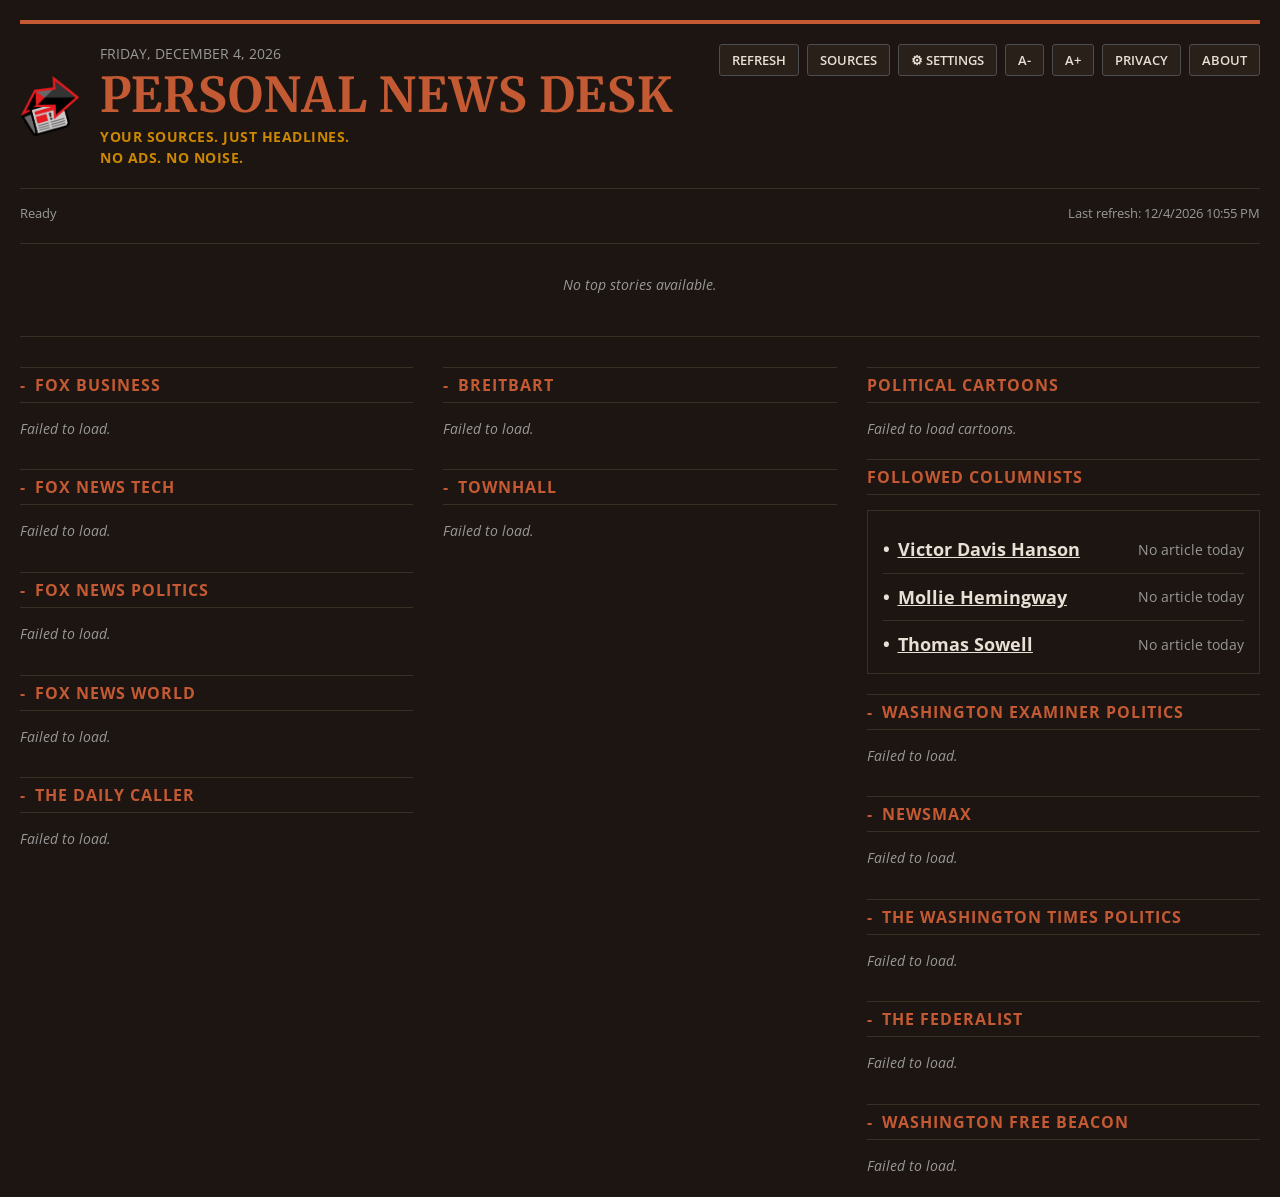
<file: index.html>
<!DOCTYPE html>
<html lang="en" data-theme="dark">
<head>
    <meta charset="UTF-8">
    <meta name="viewport" content="width=device-width, initial-scale=1.0">
    <title>Personal News Desk</title>
    <link rel="stylesheet" href="styles.css">
    <!-- Google Fonts for premium typography -->
    <link rel="preconnect" href="https://fonts.googleapis.com">
    <link rel="preconnect" href="https://fonts.gstatic.com" crossorigin>
    <link href="https://fonts.googleapis.com/css2?family=Merriweather:wght@700;900&family=Open+Sans:wght@400;600;700&display=swap" rel="stylesheet">
    <link rel="icon" type="image/png" href="favicon.png">
</head>
<body>
    <div class="container">
        <!-- HEADER -->
        <header class="main-header">
            <div class="header-left">
                <!-- Logo resembling the screenshot (Red arrow, newspaper) -->
                <div class="logo-container">
                    <img src="favicon.png" alt="Personal News Desk Logo" class="logo-svg" style="width: 60px; height: 60px; object-fit: contain;">
                </div>
                <div class="title-container">
                    <div class="current-date" id="current-date">Loading date...</div>
                    <h1 class="site-title">PERSONAL NEWS DESK</h1>
                    <p class="site-subtitle">YOUR SOURCES. JUST HEADLINES.<br>NO ADS. NO NOISE.</p>
                </div>
            </div>
            
            <div class="header-right">
                <div class="button-group top-row">
                    <button class="nav-btn" id="btn-refresh">REFRESH</button>
                    <button class="nav-btn" id="btn-sources">SOURCES</button>
                    <button class="nav-btn" id="btn-settings">&#9881; SETTINGS</button>
                    <button class="nav-btn" id="btn-font-minus">A-</button>
                    <button class="nav-btn" id="btn-font-plus">A+</button>
                    <button class="nav-btn" id="btn-privacy">PRIVACY</button>
                    <button class="nav-btn" id="btn-about">ABOUT</button>
                </div>
            </div>
        </header>

        <!-- STATUS BAR -->
        <div class="status-bar">
            <span id="status-message">Ready</span>
            <span id="last-refresh">Last refresh: --</span>
        </div>

        <!-- TOP STORIES (HERO) -->
        <section class="top-stories" id="top-stories-container">
            <div class="loading">Fetching latest top stories...</div>
            <!-- Top stories injected here -->
        </section>

        <!-- MAIN CONTENT COLUMNS -->
        <main class="news-columns">
            <!-- Column 1 -->
            <div class="column" id="col-1"></div>

            <!-- Column 2 -->
            <div class="column" id="col-2"></div>

            <!-- Column 3 (Cartoons & Columnists always at top) -->
            <div class="column" id="col-3">
                <div class="column-header" id="cartoons-header">
                    <h2>POLITICAL CARTOONS</h2>
                </div>
                <div class="cartoons-container" id="cartoons-container">
                    <div class="cartoon-placeholder">Loading...</div>
                </div>

                <div class="column-header" id="columnists-header" style="margin-top: 20px;">
                    <h2>FOLLOWED COLUMNISTS</h2>
                </div>
                <div class="columnists-container" id="columnists-container">
                    <div class="cartoon-placeholder">Loading columnists...</div>
                </div>
            </div>
        </main>
    </div>

    <!-- My Sources Modal -->
    <div id="sources-modal" class="modal-overlay" style="display: none;">
        <div class="modal-content">
            <div class="modal-header">
                <h2>MY SOURCES</h2>
                <button class="close-btn" id="btn-close-modal">&times;</button>
            </div>
            
            <div class="modal-body">
                <div class="add-source-section">
                    <input type="text" id="new-source-name" placeholder="Source Name">
                    <input type="text" id="new-source-url" placeholder="RSS/feed or Website URL">
                    <button class="nav-btn" id="btn-add-source">Add Source</button>
                </div>
                
                <div class="sources-list" id="sources-list-container">
                    <!-- Dynamic source items go here -->
                </div>

                <div class="followed-authors-settings-grid" style="margin-top: 30px; border-top: 1px solid var(--border-color); padding-top: 20px;">
                    <div class="fa-col-1">
                        <h2 style="font-size: 1rem; color: var(--text-red);">Followed Authors</h2>
                        <p style="font-size: 0.8rem; color: var(--text-main); margin-top: 5px;">Names added here appear in the Followed Authors section when feeds or source names match.</p>
                    </div>
                    <div class="fa-col-2">
                        <input type="text" id="new-columnist-name" placeholder="Author Name (e.g. Thomas Sowell)" style="width: 100%; margin-bottom: 5px; background: transparent; border: 1px solid var(--border-color); color: var(--text-main); padding: 8px;">
                        <input type="text" id="new-columnist-url" placeholder="URL (e.g. https://www.tsowell2.com/)" style="width: 100%; margin-bottom: 5px; background: transparent; border: 1px solid var(--border-color); color: var(--text-main); padding: 8px;">
                        <button class="nav-btn" id="btn-add-columnist" style="width: 100%;">Add Author</button>
                    </div>
                    <div class="fa-col-3" id="columnists-list-container">
                        <!-- Dynamic columnist items go here -->
                    </div>
                </div>
            </div>
            
            <div class="modal-footer">
                <button class="nav-btn" id="btn-cancel-modal" style="background: transparent; border: 1px solid var(--border-color);">Cancel</button>
                <button class="nav-btn" id="btn-save-modal">Save Changes</button>
            </div>
        </div>
    </div>

        <!-- Theme Settings Modal -->
    <div id="theme-modal" class="modal-overlay" style="display: none;">
        <div class="modal-content theme-modal-content">
            <div class="modal-header">
                <h2>Settings</h2>
                <button class="close-btn" id="btn-close-theme-modal">&times;</button>
            </div>
            
            <div class="modal-body theme-modal-body">
                <div class="theme-section">
                    <h3 class="theme-section-title">APPEARANCE MODE</h3>
                    <div class="segmented-control">
                        <button class="segment-btn active" id="btn-mode-light">Light</button>
                        <button class="segment-btn" id="btn-mode-dark">Dark</button>
                    </div>
                </div>

                <div class="theme-section">
                    <h3 class="theme-section-title">COLOR SCHEMES</h3>
                    <p class="theme-subtitle">Choose a palette; every scheme has separate light and dark colors.</p>
                    <div class="themes-grid" id="themes-grid-container">
                        <!-- Themes injected dynamically -->
                    </div>
                </div>

                <div class="theme-section">
                    <h3 class="theme-section-title">CUSTOM COLORS</h3>
                    <p class="theme-subtitle">Changing any color switches to Custom for the current light or dark mode.</p>
                    
                    <div class="custom-colors-grid">
                        <div class="color-picker-group">
                            <label>Background</label>
                            <input type="color" id="color-bg">
                        </div>
                        <div class="color-picker-group">
                            <label>Surface</label>
                            <input type="color" id="color-surface">
                        </div>
                        <div class="color-picker-group">
                            <label>Raised Surface</label>
                            <input type="color" id="color-border">
                        </div>
                        <div class="color-picker-group">
                            <label>Text</label>
                            <input type="color" id="color-text">
                        </div>
                        <div class="color-picker-group">
                            <label>Accent / Links</label>
                            <input type="color" id="color-accent">
                        </div>
                    </div>
                </div>
            </div>
            
            <div class="modal-footer theme-modal-footer">
                <button class="nav-btn" id="btn-reset-custom" style="background: transparent; border: 1px solid var(--border-color); color: var(--text-main);">Reset Custom Colors</button>
                <button class="nav-btn" id="btn-done-theme-modal" style="background: var(--link-hover); border: none; color: white;">Done</button>
            </div>
        </div>
    </div>

    <!-- About Modal -->
    <div id="about-modal" class="modal-overlay" style="display: none;">
        <div class="modal-content" style="max-width: 400px; text-align: left; background: var(--panel-bg); border: 1px solid var(--border-color);">
            <div class="modal-body" style="padding: 30px 20px;">
                <h2 style="color: var(--header-red); font-family: var(--font-heading); font-size: 1.5rem; margin-bottom: 5px; font-weight: bold; line-height: 1.2;">Personal News Desktop</h2>
                <p style="color: var(--text-main); font-size: 0.9rem; margin-bottom: 20px; font-weight: bold;">Version 1.0.0</p>
                
                <p style="color: var(--text-main); font-size: 0.9rem; margin-bottom: 15px;">&copy; 2026 AI Accelerator LLC of Colorado. All rights reserved.</p>
                
                <p style="color: var(--text-main); font-size: 0.9rem; margin-bottom: 15px; line-height: 1.4;">This software is licensed for personal use and protected under applicable copyright law. It is distributed as-is with no warranties expressed or implied.</p>
                
                <p style="color: var(--text-main); font-size: 0.9rem; margin-bottom: 25px; line-height: 1.4;">By using this application you agree to our <a href="https://ai-accelerator.net/tos_eula" target="_blank" style="color: var(--link-hover); text-decoration: underline;">Terms of Service &amp; End User License Agreement</a>.</p>
                
                <div style="display: flex; justify-content: space-between; align-items: center; flex-wrap: wrap; gap: 10px;">
                    <button class="nav-btn" id="btn-close-about" style="border: 2px solid var(--text-main); background: transparent; color: var(--text-main); padding: 6px 16px; font-weight: bold; cursor: pointer; text-transform: uppercase;">CLOSE</button>
                    <div style="display: flex; gap: 10px; flex-wrap: wrap;">
                        <button class="nav-btn" id="btn-open-help" style="border: none; background: transparent; color: var(--link-hover); padding: 6px 16px; font-weight: bold; cursor: pointer; text-decoration: underline;">Help &amp; Instructions</button>
                        <a href="#" id="buy-coffee-link" target="_blank" style="text-decoration: none; padding: 6px 16px; background-color: var(--header-red); color: white; font-weight: bold; border-radius: 4px; display: inline-flex; align-items: center; gap: 6px; font-size: 0.9rem;">
                            ☕ Buy me a coffee
                        </a>
                    </div>
                </div>
            </div>
        </div>
    </div>

    <!-- Privacy Modal -->
    <div id="privacy-modal" class="modal-overlay" style="display: none;">
        <div class="modal-content" style="max-width: 500px; text-align: left; background: var(--panel-bg); border: 1px solid var(--border-color); max-height: 85vh; display: flex; flex-direction: column;">
            <div class="modal-header">
                <h2 style="color: var(--header-red); font-family: var(--font-heading); font-size: 1.5rem; font-weight: bold;">Privacy Sovereignty Promise</h2>
                <button class="close-btn" id="btn-close-privacy">&times;</button>
            </div>
            <div class="modal-body" style="padding: 20px; overflow-y: auto; font-size: 0.9rem; line-height: 1.5;">
                <p style="margin-bottom: 15px; font-weight: bold; color: var(--text-main);">Personal News Desk is designed from the ground up to guarantee a 100% private, custom, unreferred, and untracked news experience.</p>
                
                <h3 style="color: var(--header-red); font-size: 1.1rem; margin: 15px 0 5px 0; font-family: var(--font-heading);">1. Absolute Anonymity (No Accounts)</h3>
                <p style="margin-bottom: 15px; color: var(--text-main);">We do not ask for or collect names, email addresses, profiles, or passwords. You are completely anonymous here.</p>

                <h3 style="color: var(--header-red); font-size: 1.1rem; margin: 15px 0 5px 0; font-family: var(--font-heading);">2. Zero Tracking or Telemetry</h3>
                <p style="margin-bottom: 15px; color: var(--text-main);">There are absolutely no advertising pixels, Google Analytics tracker tags, or behavioral telemetry systems. Your reading behavior, searches, and clicks are completely invisible to us and third-party ad networks.</p>

                <h3 style="color: var(--header-red); font-size: 1.1rem; margin: 15px 0 5px 0; font-family: var(--font-heading);">3. Unreferred Outbound Clicks</h3>
                <p style="margin-bottom: 15px; color: var(--text-main);">All outbound clicks to read full articles utilize the modern <code>rel="noopener noreferrer"</code> standard. This prevents the browser from leaking your referrer header—meaning external news publications see your visit as an anonymous direct entry, with no trace showing you came from this portal.</p>

                <h3 style="color: var(--header-red); font-size: 1.1rem; margin: 15px 0 5px 0; font-family: var(--font-heading);">4. Local Data Custody</h3>
                <p style="margin-bottom: 15px; color: var(--text-main);">Your list of news sources, followed columnists, and theme adjustments are saved solely inside your local browser storage (<code>localStorage</code>). We do not have a central database, and your private feed choices never leave your local device.</p>
                
                <h3 style="color: var(--header-red); font-size: 1.1rem; margin: 15px 0 5px 0; font-family: var(--font-heading);">5. Anonymous Proxies</h3>
                <p style="margin-bottom: 15px; color: var(--text-main);">Feeds are fetched client-side. To bypass browser security blocks, public CORS proxies are used. No session variables, personal cookies, or identifiers are passed to these proxies; they simply receive an anonymous request for public feed links.</p>
            </div>
            <div class="modal-footer" style="padding: 15px; justify-content: flex-end;">
                <button class="nav-btn" id="btn-done-privacy" style="background: var(--link-hover); border: none; color: white;">DONE</button>
            </div>
        </div>
    </div>

    <!-- Help Modal -->
    <div id="help-modal" class="modal-overlay" style="display: none;">
        <div class="modal-content" style="max-width: 600px; text-align: left; background: var(--panel-bg); border: 1px solid var(--border-color); max-height: 80vh; display: flex; flex-direction: column;">
            <div class="modal-header">
                <h2 style="color: var(--header-red); font-family: var(--font-heading); font-size: 1.5rem; font-weight: bold;">Quick Start Guide</h2>
                <button class="close-btn" id="btn-close-help">&times;</button>
            </div>
            <div class="modal-body" style="padding: 20px; overflow-y: auto;">
                <p style="margin-bottom: 15px;">Personal News Desk is your customizable, ad-free news aggregator. Everything you configure is saved automatically and privately to your own browser.</p>
                
                <h3 style="color: var(--text-main); font-size: 1.1rem; margin: 20px 0 10px 0; border-bottom: 1px solid var(--border-color); padding-bottom: 5px;">1. Managing Your News Sources</h3>
                <ul style="margin-left: 20px; margin-bottom: 15px; font-size: 0.9rem; line-height: 1.6;">
                    <li>Click <strong>SOURCES</strong> in the top menu to open your source manager.</li>
                    <li><strong>Add a Source:</strong> Paste the website URL or direct RSS feed link into the fields at the top and click "Add Source".</li>
                    <li><strong>Organize Columns:</strong> Use the dropdown next to each source to assign it to Column 1, 2, or 3.</li>
                    <li><strong>Reorder:</strong> Use the Up/Down arrows to prioritize which feeds appear at the top.</li>
                </ul>

                <h3 style="color: var(--text-main); font-size: 1.1rem; margin: 20px 0 10px 0; border-bottom: 1px solid var(--border-color); padding-bottom: 5px;">2. Following Specific Authors</h3>
                <ul style="margin-left: 20px; margin-bottom: 15px; font-size: 0.9rem; line-height: 1.6;">
                    <li>Inside the <strong>SOURCES</strong> menu, scroll down to "Followed Authors".</li>
                    <li>Add an author's name and URL. When that author publishes a piece, they will be highlighted in the "Followed Columnists" section on your dashboard!</li>
                </ul>

                <h3 style="color: var(--text-main); font-size: 1.1rem; margin: 20px 0 10px 0; border-bottom: 1px solid var(--border-color); padding-bottom: 5px;">3. Customizing Your Workspace</h3>
                <ul style="margin-left: 20px; margin-bottom: 15px; font-size: 0.9rem; line-height: 1.6;">
                    <li>Click <strong>SETTINGS</strong> to open the appearance menu.</li>
                    <li>Toggle between <strong>Light</strong> or <strong>Dark Mode</strong>, choose from curated <strong>Color Schemes</strong>, or build your own using the <strong>Custom Colors</strong> pickers.</li>
                </ul>

                <h3 style="color: var(--text-main); font-size: 1.1rem; margin: 20px 0 10px 0; border-bottom: 1px solid var(--border-color); padding-bottom: 5px;">4. Reading &amp; Accessibility</h3>
                <ul style="margin-left: 20px; margin-bottom: 15px; font-size: 0.9rem; line-height: 1.6;">
                    <li><strong>A+ / A- Buttons:</strong> Use the font size buttons in the header to instantly scale text across the entire site.</li>
                    <li><strong>Refresh:</strong> Click the <strong>REFRESH</strong> button to manually pull the absolute newest stories from the web.</li>
                </ul>
            </div>
        </div>
    </div>

    <!-- Scripts -->
    <script src="themes.js?v=2"></script>
    <script src="app.js?v=2"></script>
</body>
</html>
</file>
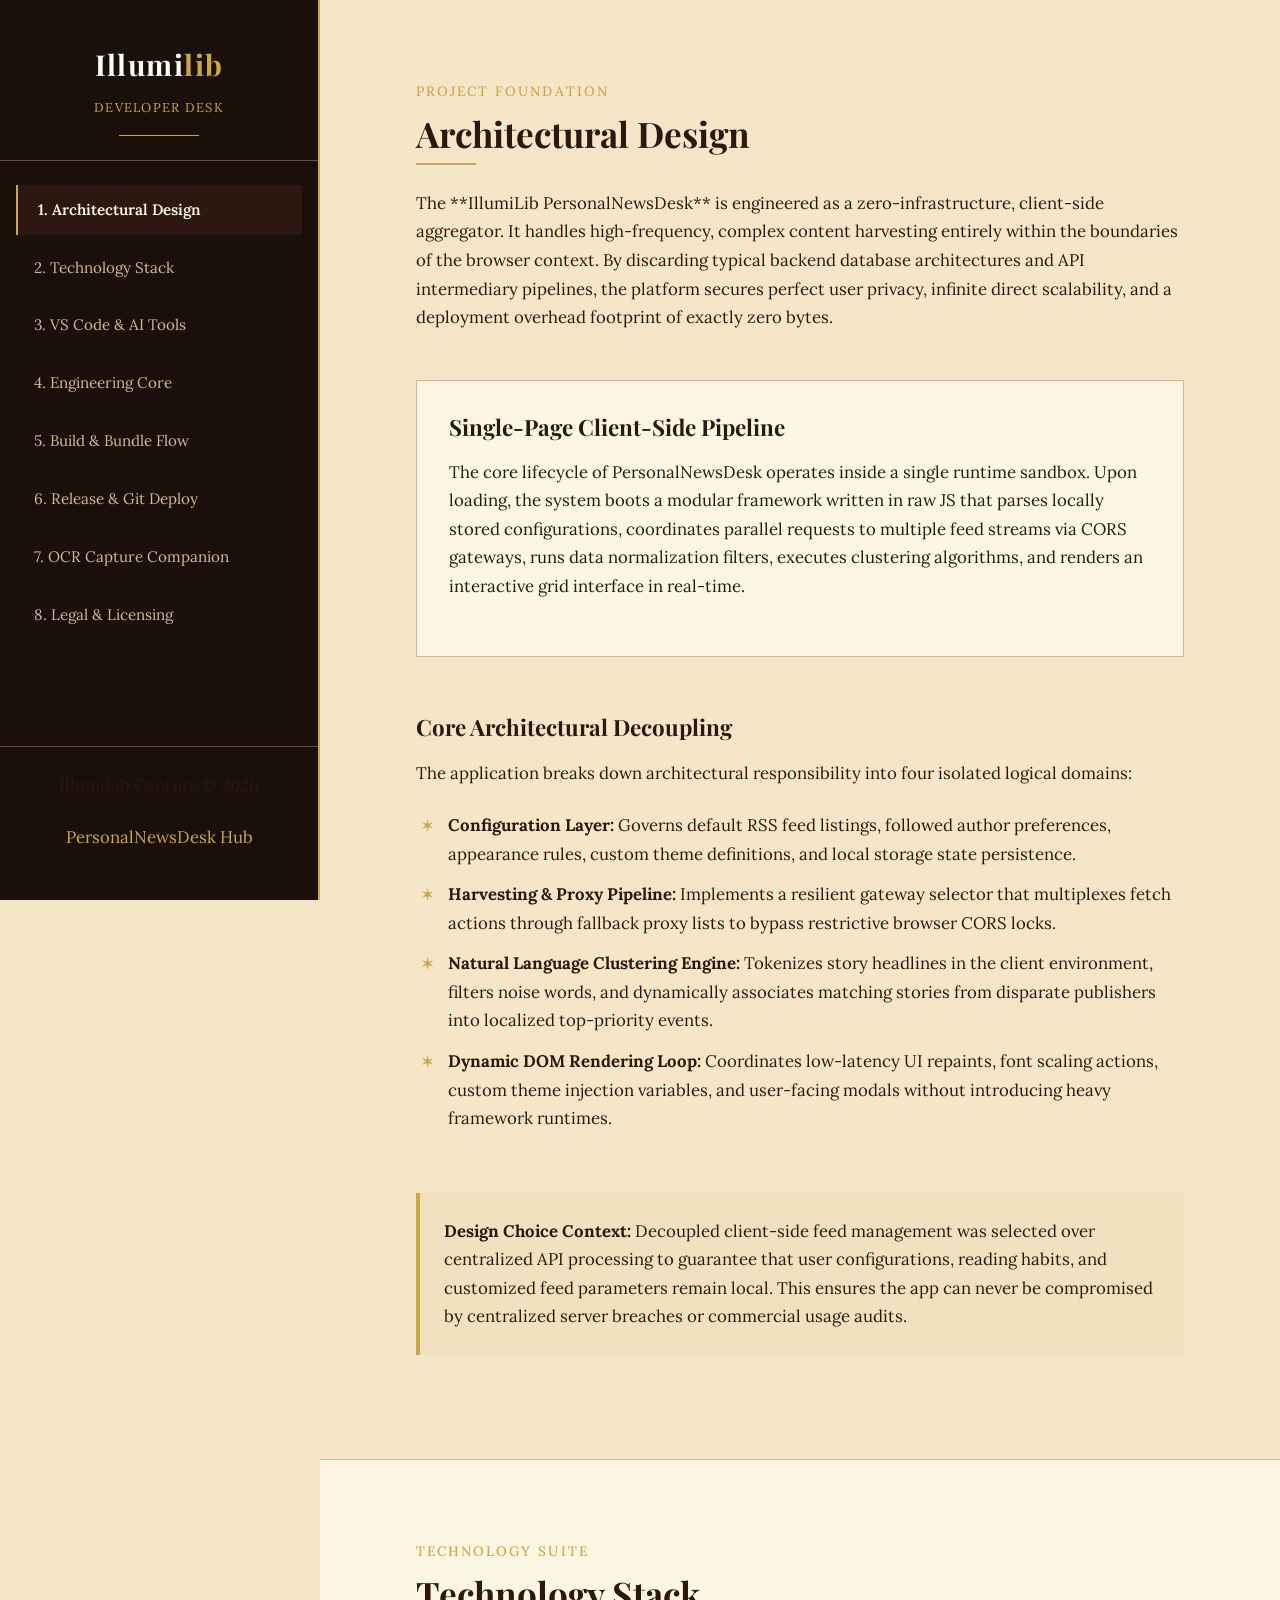
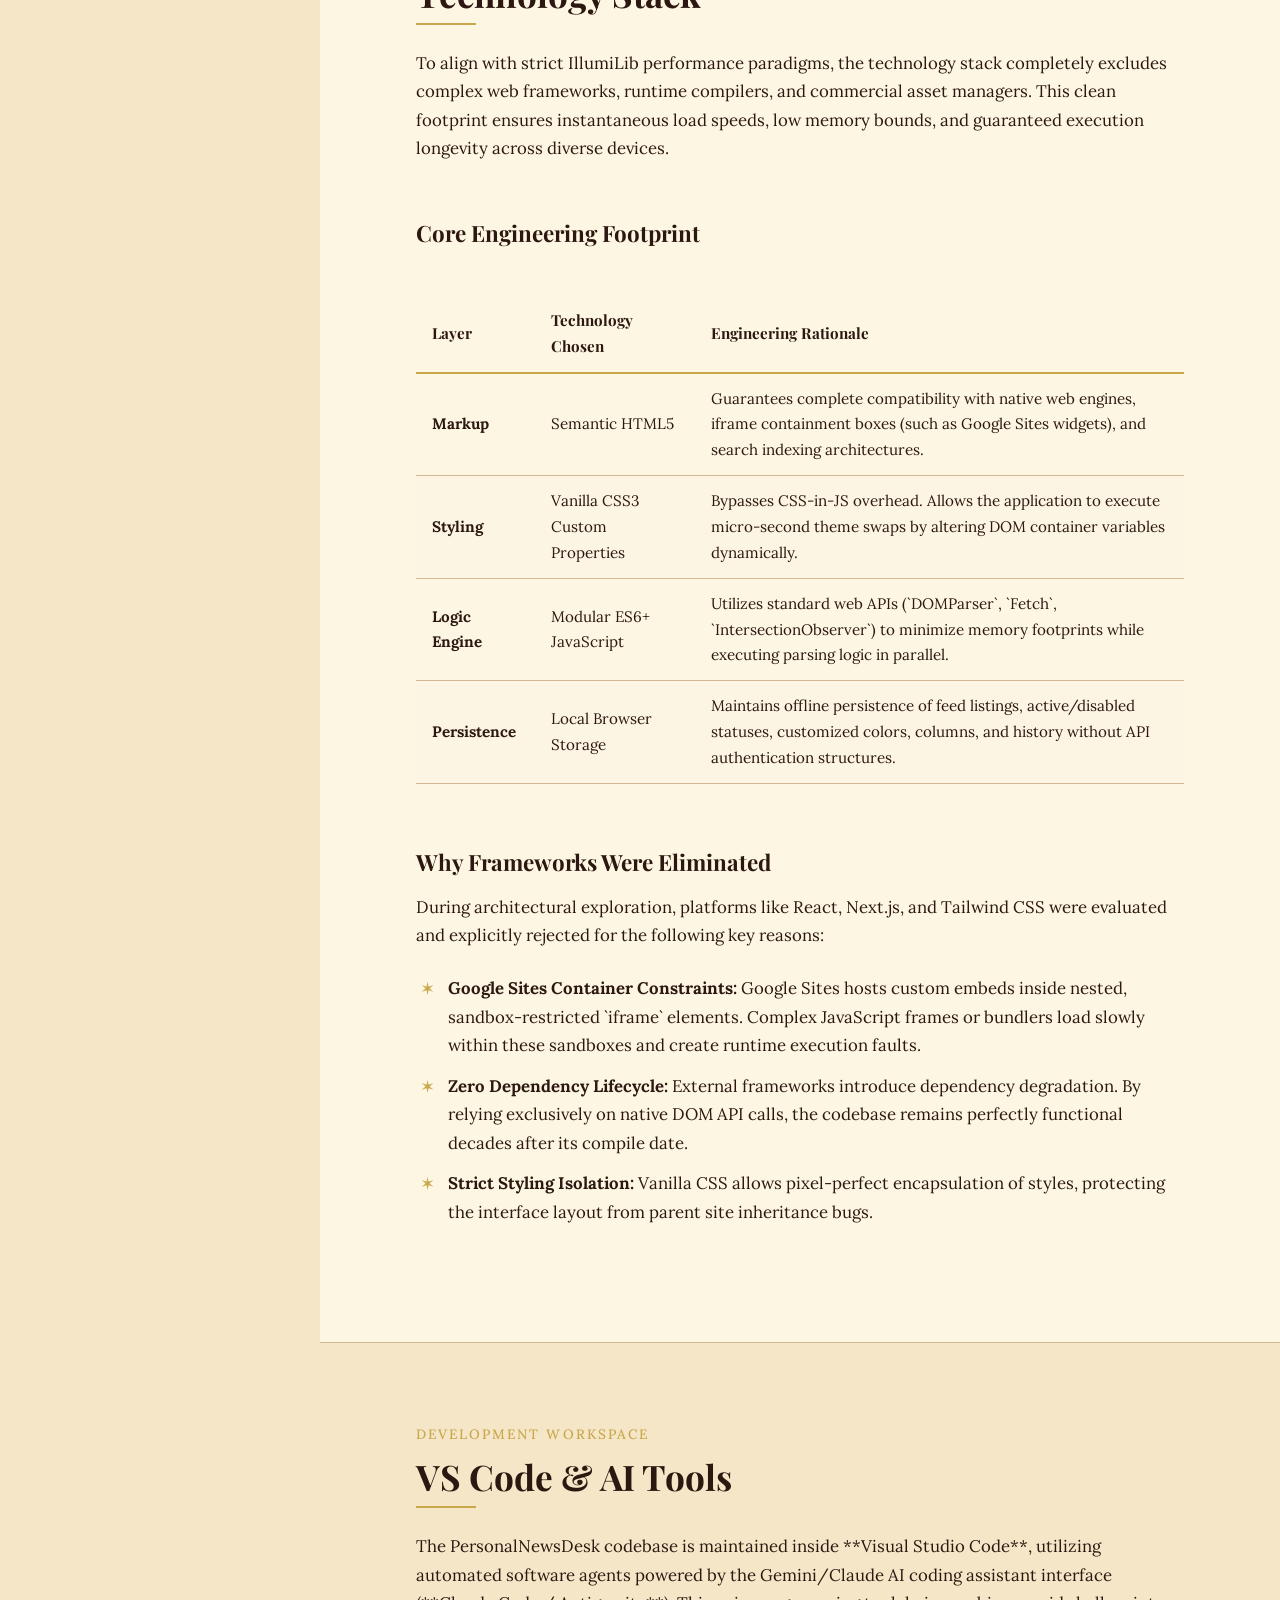
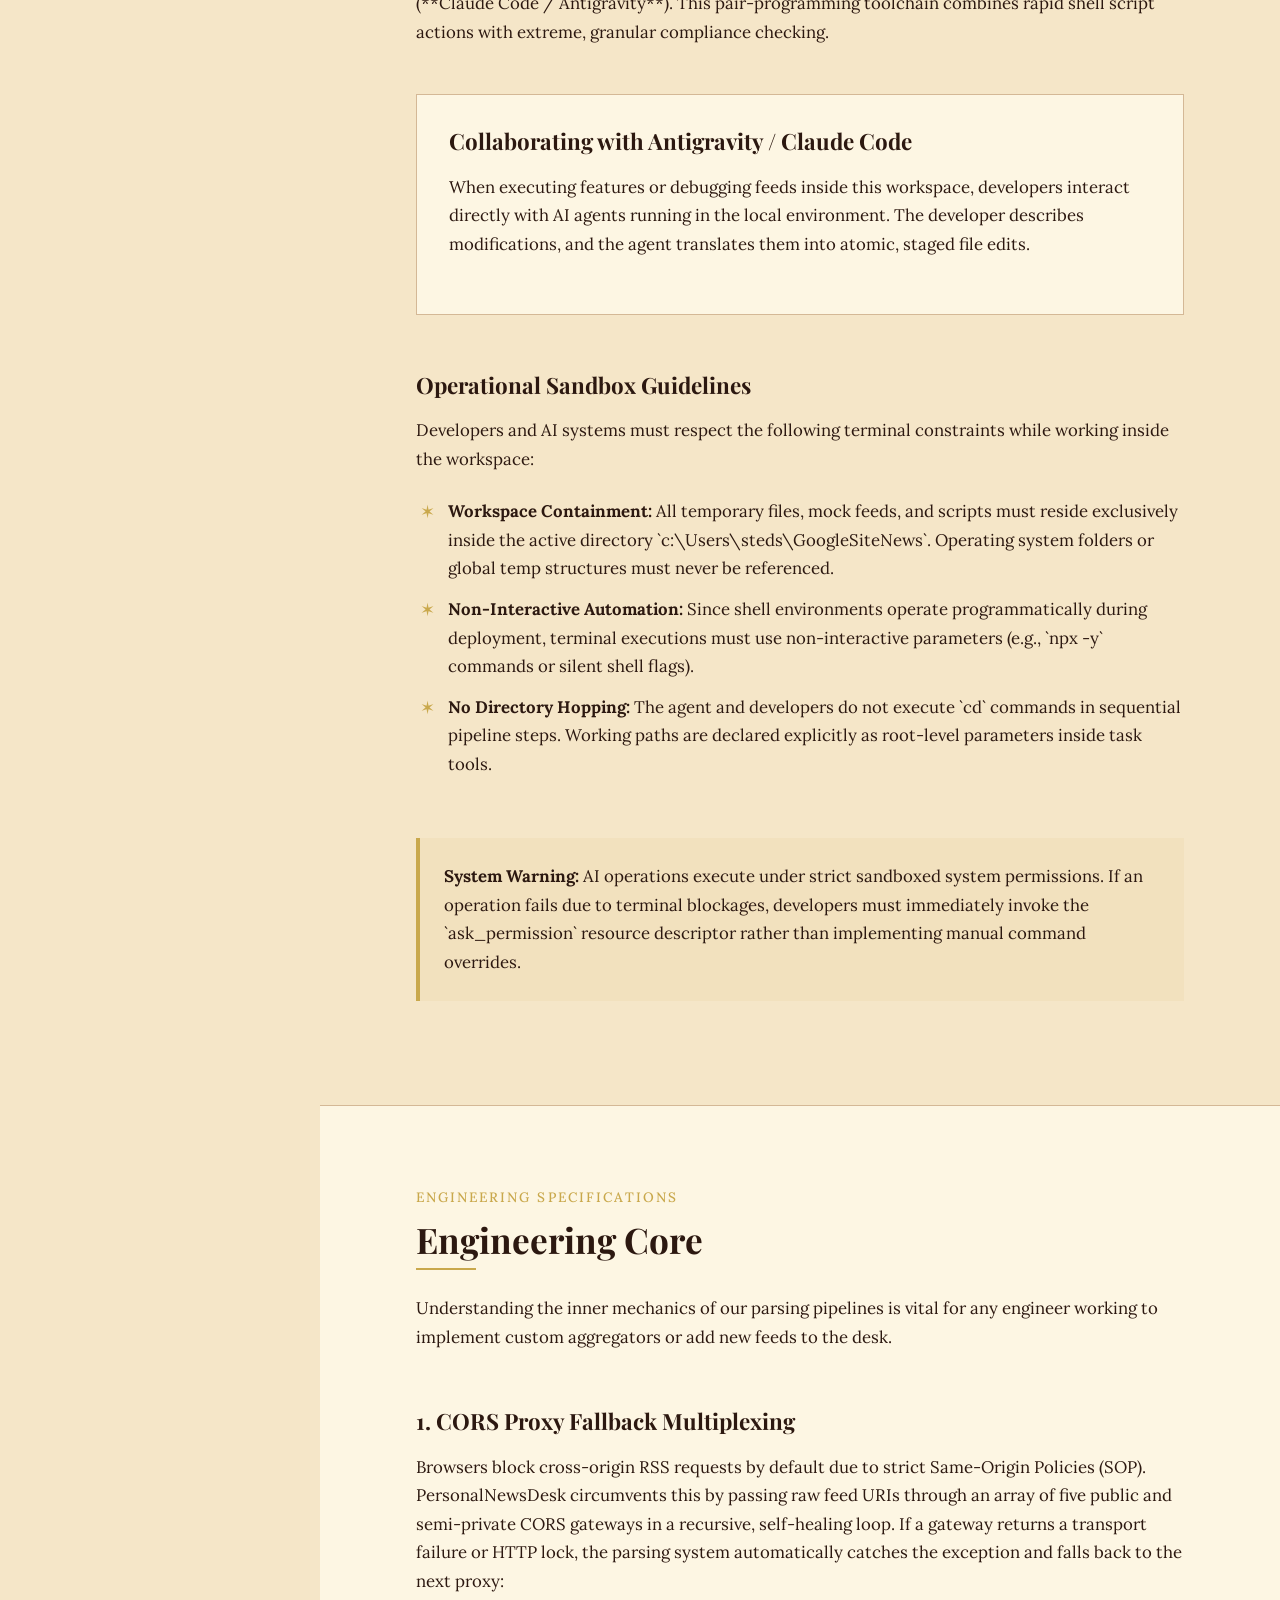
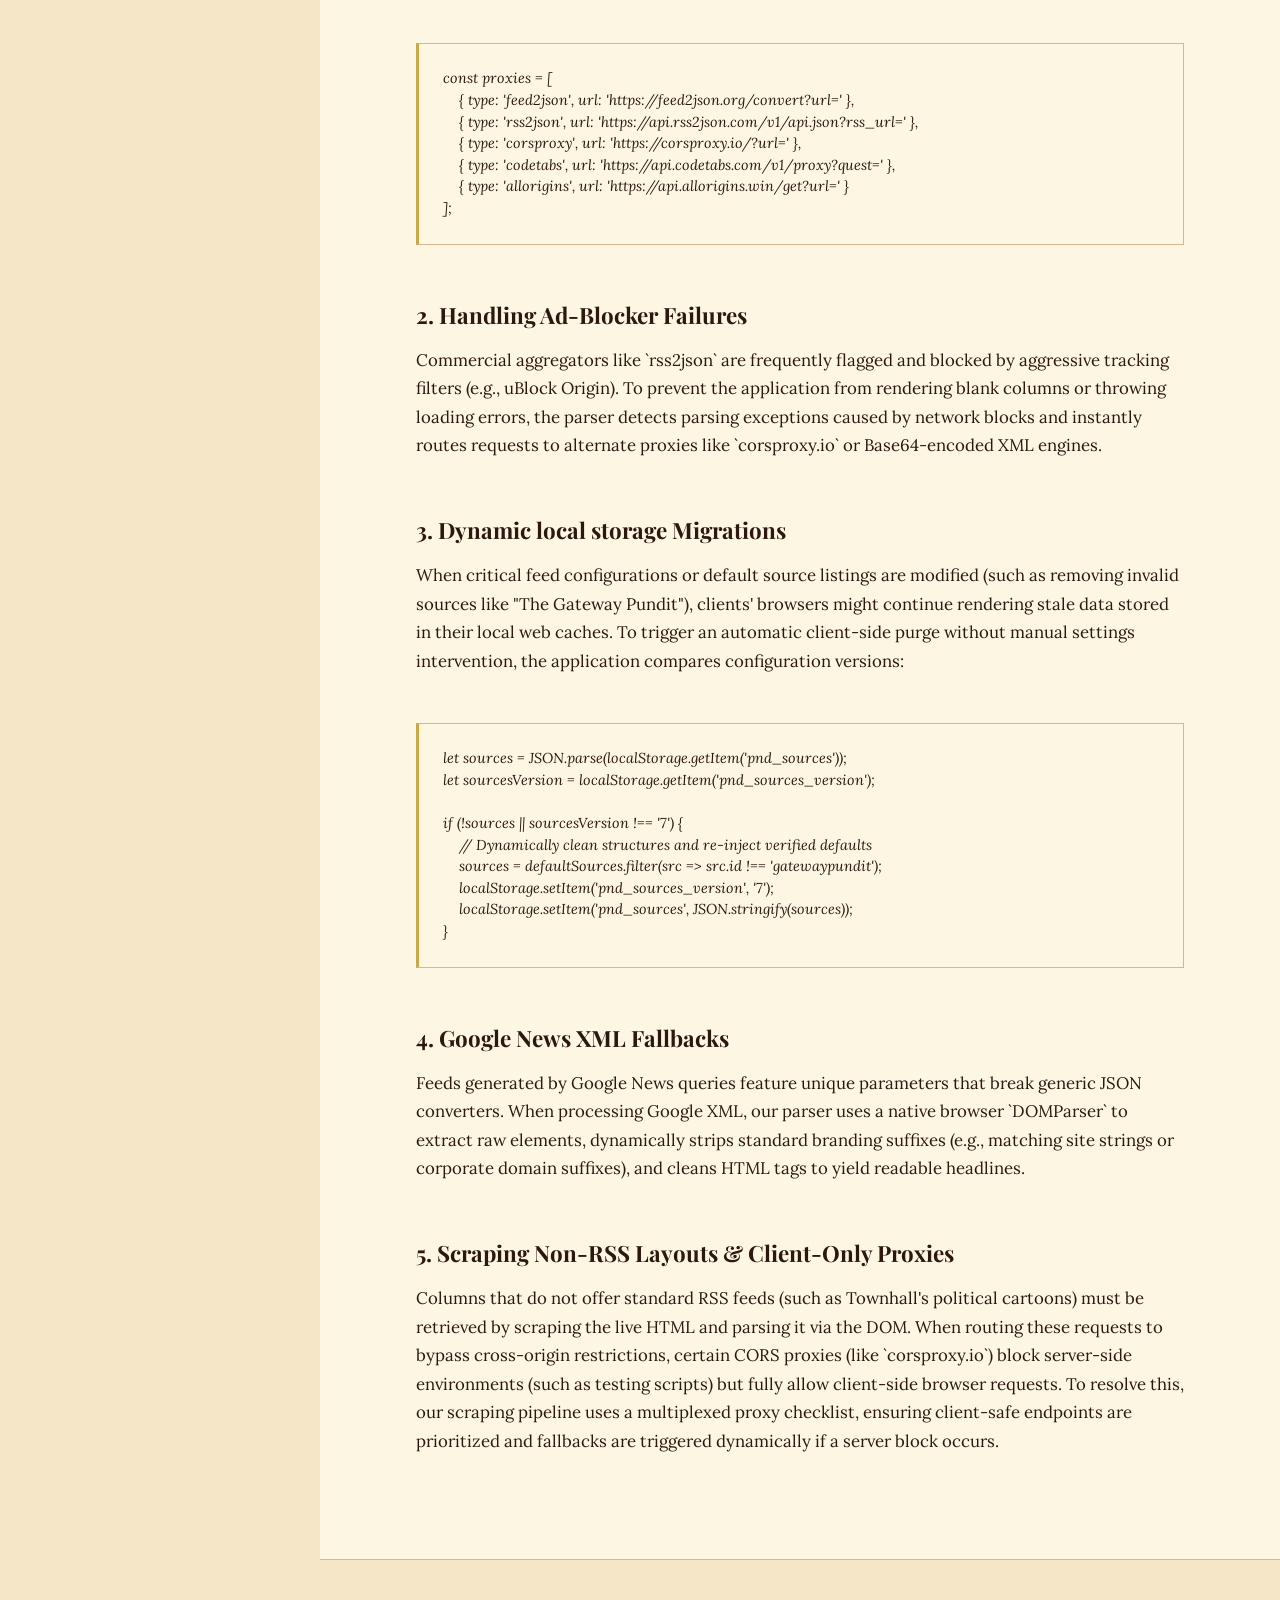
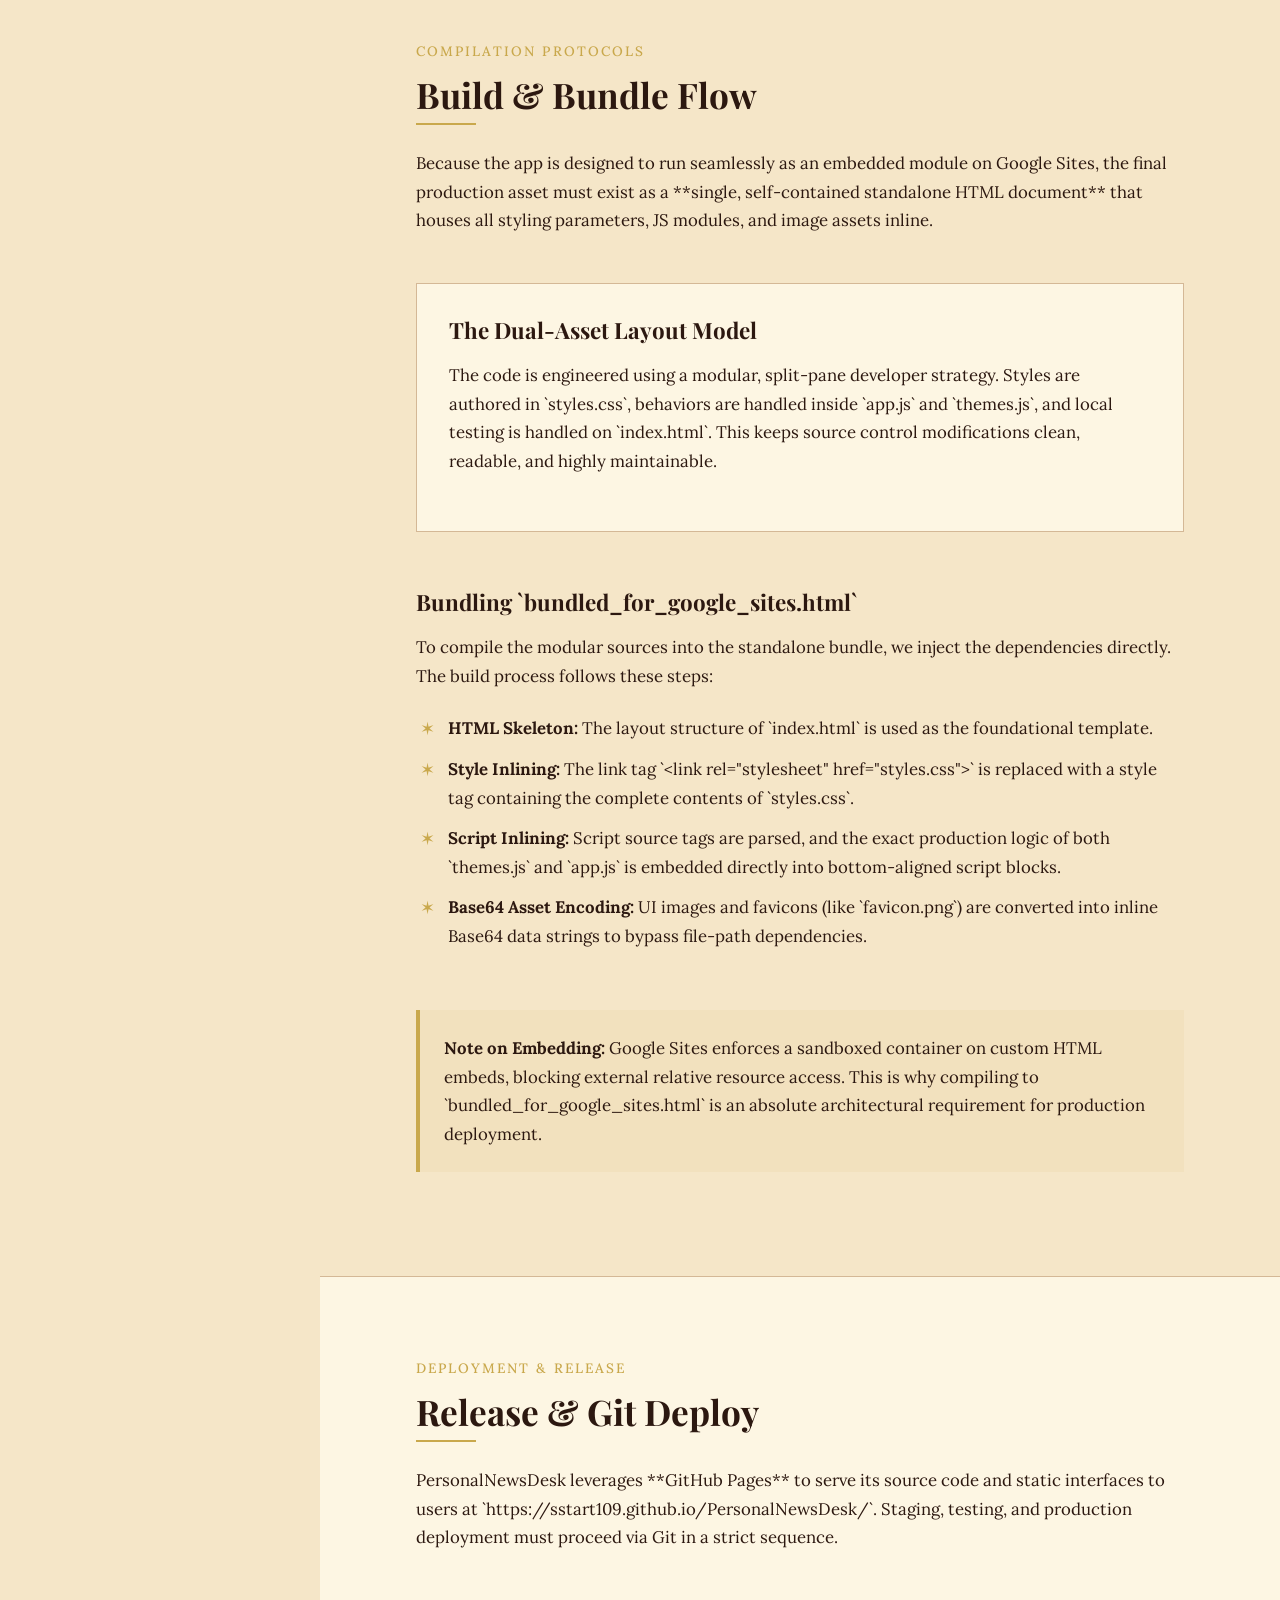
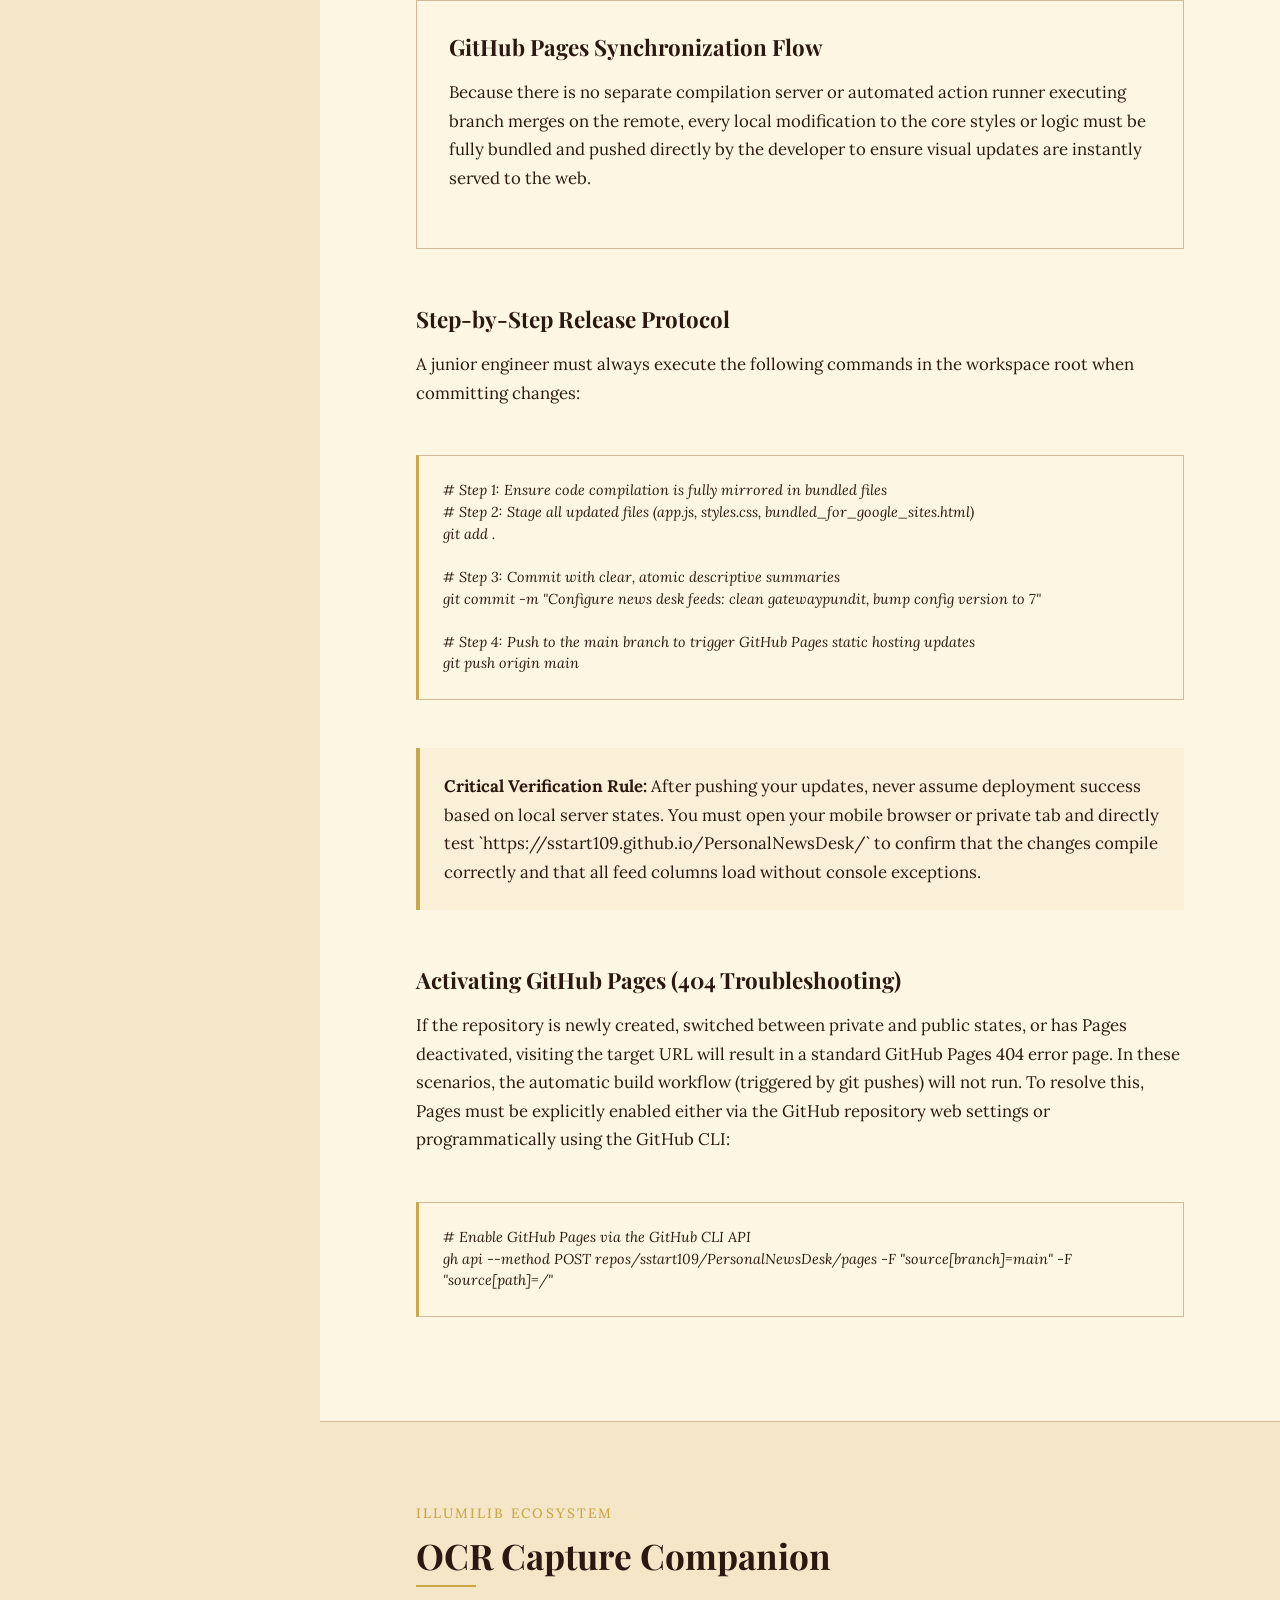
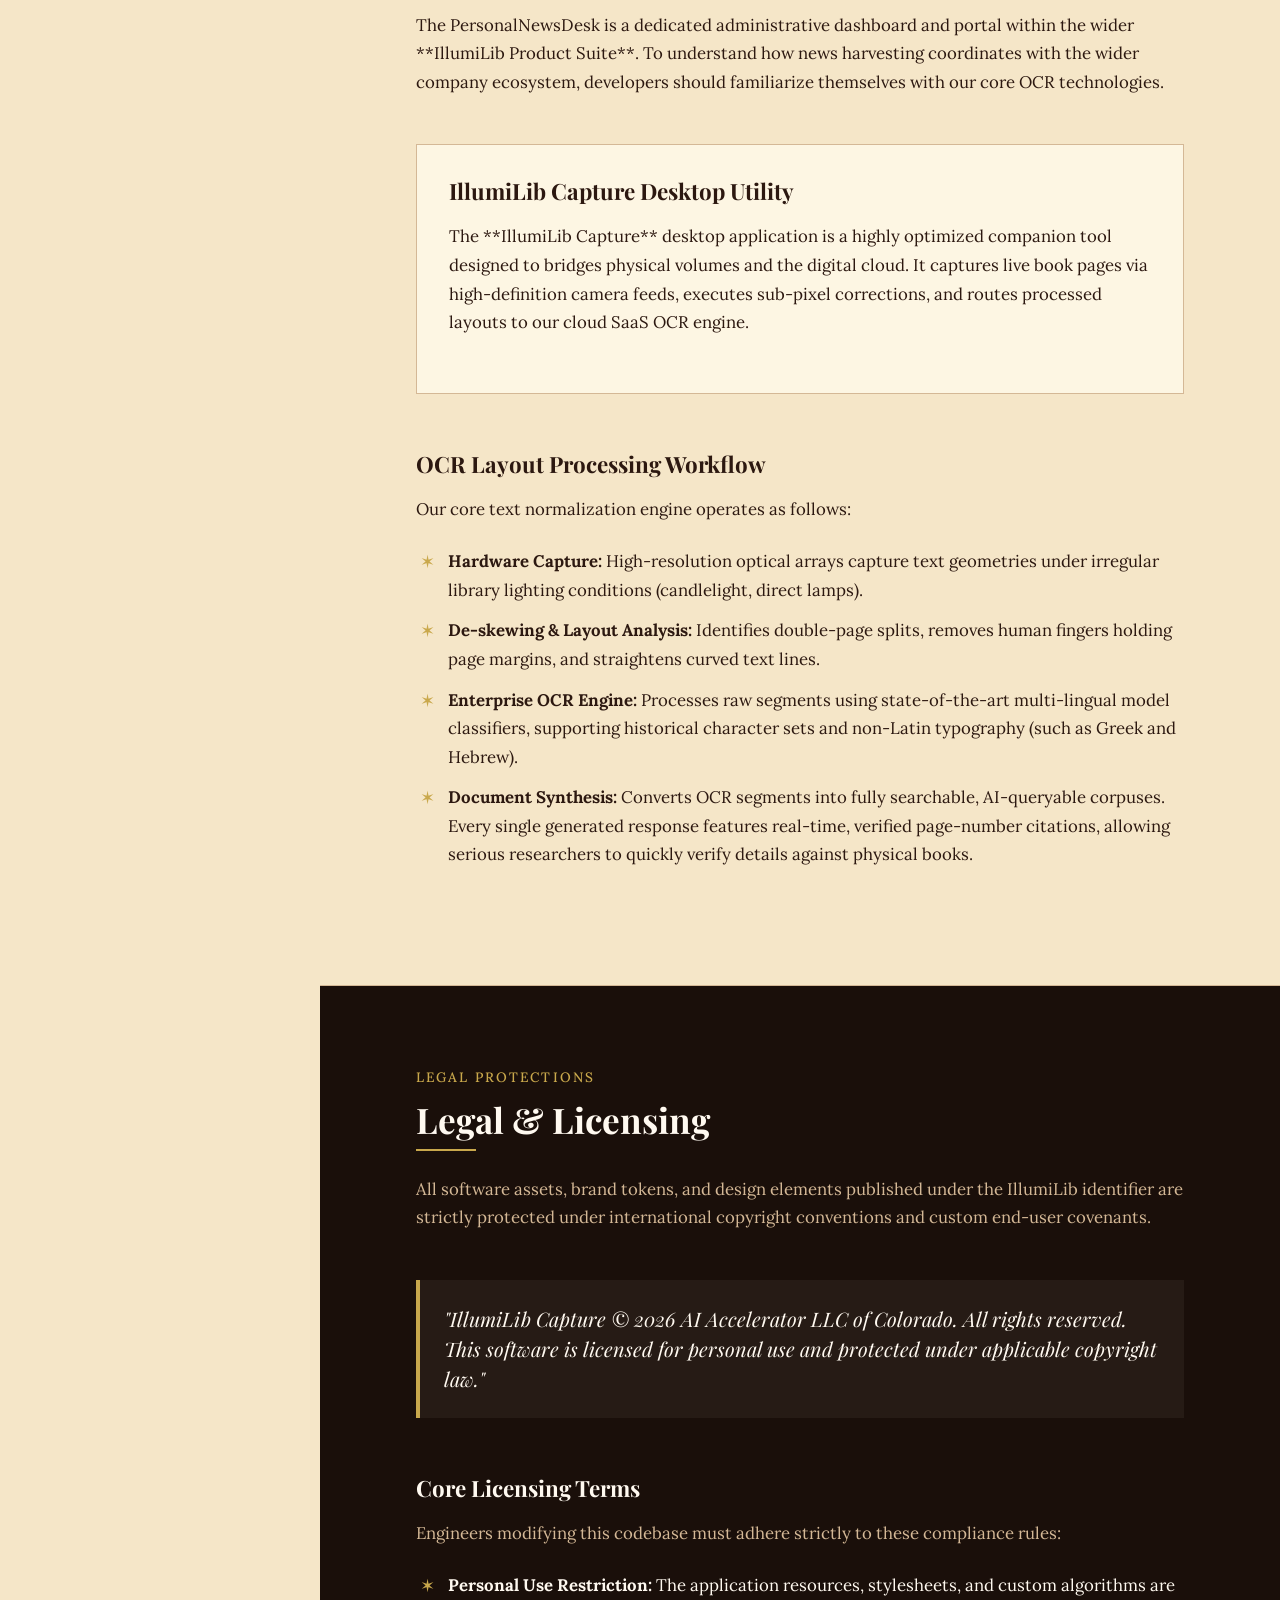
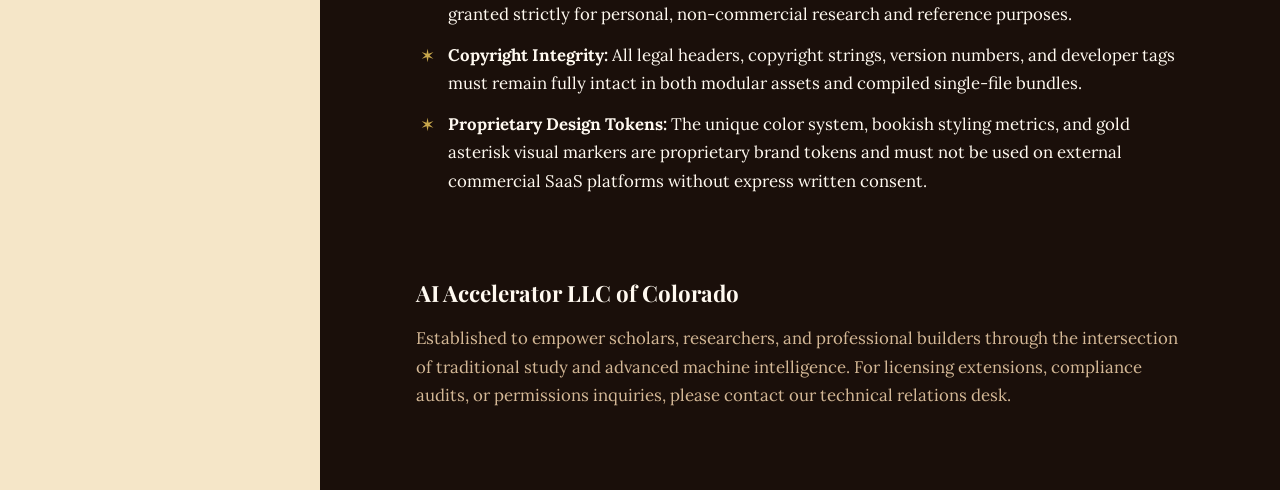
<file: developer_guide.html>
<!DOCTYPE html>
<html lang="en">
<head>
    <meta charset="UTF-8">
    <meta name="viewport" content="width=device-width, initial-scale=1.0">
    <title>IllumiLib PersonalNewsDesk - Software Engineering Developer Guide</title>
    
    <!-- Google Fonts: All-serif typography per brand covenant -->
    <link rel="preconnect" href="https://fonts.googleapis.com">
    <link rel="preconnect" href="https://fonts.gstatic.com" crossorigin>
    <link href="https://fonts.googleapis.com/css2?family=Playfair+Display:ital,wght@0,400..900;1,400..900&family=Lora:ital,wght@0,400..700;1,400..700&display=swap" rel="stylesheet">
    
    <style>
        /* CSS Variables - Strict IllumiLib Palette Alignment */
        :root {
            --color-parchment: #F5E6C8;
            --color-cream: #FDF6E3;
            --color-shelf: #1A0F0A;
            --color-gold: #C9A84C;
            --color-gold-hover: #B8943E;
            --color-gold-light: #E8C97A;
            --color-brown-deep: #2C1810;
            --color-beam: #FFF9F0;
            --color-text-muted: #6B4C3B;
            --color-border: #D4B896;
            
            --font-playfair: 'Playfair Display', Georgia, serif;
            --font-lora: 'Lora', Garamond, serif;
        }

        /* General Layout */
        * {
            box-sizing: border-box;
            margin: 0;
            padding: 0;
        }

        body {
            background-color: var(--color-parchment);
            color: var(--color-brown-deep);
            font-family: var(--font-lora);
            font-size: 16px;
            line-height: 1.7;
            display: flex;
            min-height: 100vh;
            overflow-x: hidden;
        }

        /* Custom Scrollbar - Candlelighter styling */
        ::-webkit-scrollbar {
            width: 10px;
        }
        ::-webkit-scrollbar-track {
            background: var(--color-parchment);
            border-left: 1px solid var(--color-border);
        }
        ::-webkit-scrollbar-thumb {
            background: var(--color-border);
            border: 2px solid var(--color-parchment);
        }
        ::-webkit-scrollbar-thumb:hover {
            background: var(--color-gold);
        }

        /* Sidebar Styling (Shelf-black bookshelf feel) */
        aside {
            width: 320px;
            background-color: var(--color-shelf);
            color: var(--color-beam);
            position: fixed;
            top: 0;
            bottom: 0;
            left: 0;
            display: flex;
            flex-direction: column;
            border-right: 2px solid var(--color-gold);
            z-index: 100;
            transition: transform 0.3s ease-out;
        }

        .sidebar-header {
            padding: 2.5rem 1.5rem 1.5rem 1.5rem;
            border-bottom: 1px solid var(--color-text-muted);
            text-align: center;
        }

        .wordmark {
            font-family: var(--font-playfair);
            font-size: 1.8rem;
            font-weight: 700;
            letter-spacing: 0.05em;
            color: var(--color-beam);
            text-decoration: none;
            display: inline-block;
            margin-bottom: 0.5rem;
        }

        .wordmark span {
            color: var(--color-gold);
        }

        .sidebar-subtitle {
            font-family: var(--font-lora);
            font-size: 0.8rem;
            color: var(--color-gold);
            letter-spacing: 0.1em;
            text-transform: uppercase;
            margin-bottom: 1rem;
        }

        .gold-divider {
            width: 80px;
            height: 1px;
            background-color: var(--color-gold);
            margin: 0.5rem auto 0 auto;
        }

        .sidebar-nav {
            flex: 1;
            overflow-y: auto;
            padding: 1.5rem 1rem;
        }

        .sidebar-nav ul {
            list-style: none;
        }

        .sidebar-nav li {
            margin-bottom: 0.5rem;
        }

        .sidebar-nav a {
            display: block;
            padding: 0.75rem 1rem;
            color: var(--color-border);
            text-decoration: none;
            font-family: var(--font-lora);
            font-size: 0.95rem;
            border-left: 2px solid transparent;
            transition: all 0.25s ease-out;
        }

        .sidebar-nav a:hover {
            color: var(--color-gold);
            background-color: rgba(44, 24, 16, 0.5);
            border-left: 2px solid var(--color-gold-light);
            padding-left: 1.25rem;
        }

        .sidebar-nav a.active {
            color: var(--color-beam);
            background-color: var(--color-brown-deep);
            border-left: 2px solid var(--color-gold);
            font-weight: 600;
            padding-left: 1.25rem;
        }

        .sidebar-footer {
            padding: 1.5rem;
            border-top: 1px solid var(--color-text-muted);
            text-align: center;
            font-size: 0.75rem;
            color: var(--color-border);
        }

        .sidebar-footer a {
            color: var(--color-gold);
            text-decoration: none;
        }
        .sidebar-footer a:hover {
            text-decoration: underline;
        }

        /* Mobile Header Panel */
        .mobile-header {
            display: none;
            position: fixed;
            top: 0;
            left: 0;
            right: 0;
            height: 60px;
            background-color: var(--color-shelf);
            color: var(--color-beam);
            border-bottom: 1px solid var(--color-gold);
            z-index: 99;
            align-items: center;
            justify-content: space-between;
            padding: 0 1.5rem;
        }

        .mobile-toggle {
            background: none;
            border: 1px solid var(--color-gold);
            color: var(--color-gold);
            padding: 0.4rem 0.8rem;
            font-family: var(--font-lora);
            font-size: 0.9rem;
            cursor: pointer;
            transition: all 0.2s ease;
        }
        .mobile-toggle:hover {
            background-color: var(--color-gold);
            color: var(--color-shelf);
        }

        /* Main Content Container */
        main {
            margin-left: 320px;
            width: calc(100% - 320px);
            min-height: 100vh;
            display: flex;
            flex-direction: column;
            transition: all 0.3s ease-out;
        }

        /* Alternating Sections Structure */
        section {
            padding: 5rem 10% 5rem 10%;
            border-bottom: 1px solid var(--color-border);
            display: flex;
            flex-direction: column;
            max-width: 100%;
        }

        /* Section Background Alternations */
        section:nth-of-type(odd) {
            background-color: var(--color-parchment);
        }

        section:nth-of-type(even) {
            background-color: var(--color-cream);
        }

        section.dark-cta {
            background-color: var(--color-shelf);
            color: var(--color-beam);
            border-bottom: none;
        }

        section.dark-cta h2, section.dark-cta h3 {
            color: var(--color-beam);
        }

        section.dark-cta p {
            color: var(--color-border);
        }

        /* Typography Styles */
        h1, h2, h3, h4 {
            font-family: var(--font-playfair);
            color: var(--color-brown-deep);
            font-weight: 700;
            line-height: 1.3;
        }

        h2 {
            font-size: 2.2rem;
            margin-bottom: 1.5rem;
            position: relative;
            padding-bottom: 0.5rem;
        }

        h2::after {
            content: '';
            position: absolute;
            bottom: 0;
            left: 0;
            width: 60px;
            height: 2px;
            background-color: var(--color-gold);
        }

        h3 {
            font-size: 1.4rem;
            margin-top: 2rem;
            margin-bottom: 1rem;
            color: var(--color-brown-deep);
        }

        p {
            margin-bottom: 1.5rem;
            font-size: 1.05rem;
            color: var(--color-brown-deep);
        }

        /* Eyebrow label per brand.md guidelines */
        .eyebrow {
            font-family: var(--font-lora);
            color: var(--color-gold);
            font-size: 0.85rem;
            text-transform: uppercase;
            letter-spacing: 0.15em;
            margin-bottom: 0.5rem;
            font-weight: 500;
        }

        /* Signature Six-Point Asterisk list style */
        ul.brand-list {
            list-style: none;
            margin-bottom: 1.5rem;
        }

        ul.brand-list li {
            position: relative;
            padding-left: 2rem;
            margin-bottom: 0.75rem;
            font-size: 1.05rem;
        }

        ul.brand-list li::before {
            content: '\2736'; /* Gold 6-point asterisk symbol */
            position: absolute;
            left: 0.25rem;
            top: 0;
            color: var(--color-gold);
            font-size: 1.1rem;
        }

        /* Cards - Rigid, sharp corners, parchment page style */
        .brand-card {
            background-color: var(--color-cream);
            border: 1px solid var(--color-border);
            padding: 2rem;
            margin: 1.5rem 0;
            transition: transform 0.3s ease, border-color 0.3s ease;
        }

        .brand-card:hover {
            transform: translateY(-4px);
            border-color: var(--color-gold);
        }

        .brand-card h3 {
            margin-top: 0;
        }

        /* Callout Box - Amber light warning style */
        .brand-callout {
            border-left: 4px solid var(--color-gold);
            background-color: rgba(201, 168, 76, 0.08);
            padding: 1.5rem;
            margin: 1.5rem 0;
        }

        .brand-callout p:last-child {
            margin-bottom: 0;
        }

        /* Code Block Styling - Strict Lora Italic per brand guide constraints */
        code, pre {
            font-family: var(--font-lora);
        }

        p code {
            background-color: rgba(44, 24, 16, 0.06);
            padding: 0.1rem 0.4rem;
            color: var(--color-shelf);
            font-style: italic;
            font-size: 0.95em;
        }

        pre {
            background-color: var(--color-cream);
            border: 1px solid var(--color-border);
            padding: 1.5rem;
            overflow-x: auto;
            margin: 1.5rem 0;
            color: var(--color-brown-deep);
            font-size: 0.9rem;
            line-height: 1.5;
            white-space: pre-wrap;
            border-left: 3px solid var(--color-gold);
        }

        pre code {
            font-style: italic;
            color: var(--color-brown-deep);
        }

        /* Table Styling - Clean Scholarly Grid */
        table {
            width: 100%;
            border-collapse: collapse;
            margin: 2rem 0;
            font-size: 0.95rem;
        }

        th, td {
            padding: 0.75rem 1rem;
            text-align: left;
            border-bottom: 1px solid var(--color-border);
        }

        th {
            font-family: var(--font-playfair);
            font-weight: 700;
            color: var(--color-brown-deep);
            border-bottom: 2px solid var(--color-gold);
        }

        tr:nth-child(even) {
            background-color: rgba(253, 246, 227, 0.5);
        }

        /* Primary Button Style - Sharp Rectangle */
        .brand-button {
            display: inline-block;
            background-color: var(--color-gold);
            color: var(--color-brown-deep) !important;
            font-family: var(--font-lora);
            font-weight: 600;
            text-transform: uppercase;
            letter-spacing: 0.08em;
            padding: 0.8rem 1.8rem;
            border: none;
            cursor: pointer;
            text-decoration: none;
            transition: all 0.2s ease-in-out;
            box-shadow: 0 4px 6px rgba(44, 24, 16, 0.08);
        }

        .brand-button:hover {
            background-color: var(--color-gold-hover);
            transform: translateY(-2px);
            box-shadow: 0 6px 12px rgba(44, 24, 16, 0.12);
        }

        .brand-button:active {
            transform: translateY(0);
        }

        /* Responsive Breakpoints */
        @media (max-width: 992px) {
            aside {
                transform: translateX(-100%);
            }

            aside.open {
                transform: translateX(0);
            }

            .mobile-header {
                display: flex;
            }

            main {
                margin-left: 0;
                width: 100%;
                padding-top: 60px;
            }

            section {
                padding: 3rem 1.5rem;
            }

            h2 {
                font-size: 1.8rem;
            }
        }
    </style>
</head>
<body>

    <!-- SIDEBAR NAVIGATION (LEFT PANE) -->
    <aside id="sidebar">
        <div class="sidebar-header">
            <a href="#" class="wordmark">Illumi<span>lib</span></a>
            <div class="sidebar-subtitle">Developer Desk</div>
            <div class="gold-divider"></div>
        </div>
        <nav class="sidebar-nav">
            <ul>
                <li><a href="#architecture" class="active">1. Architectural Design</a></li>
                <li><a href="#tech-stack">2. Technology Stack</a></li>
                <li><a href="#tooling">3. VS Code & AI Tools</a></li>
                <li><a href="#implementation">4. Engineering Core</a></li>
                <li><a href="#build-flow">5. Build & Bundle Flow</a></li>
                <li><a href="#release-flow">6. Release & Git Deploy</a></li>
                <li><a href="#related-products">7. OCR Capture Companion</a></li>
                <li><a href="#licensing">8. Legal & Licensing</a></li>
            </ul>
        </nav>
        <div class="sidebar-footer">
            <p>IllumiLib Capture &copy; 2026</p>
            <p><a href="https://sstart109.github.io/PersonalNewsDesk/">PersonalNewsDesk Hub</a></p>
        </div>
    </aside>

    <!-- MOBILE HEADER PANEL -->
    <div class="mobile-header">
        <a href="#" class="wordmark" style="font-size: 1.4rem; margin-bottom: 0;">Illumi<span>lib</span></a>
        <button class="mobile-toggle" id="menuToggle">Navigation</button>
    </div>

    <!-- MAIN RIGHT CONTENT PANE -->
    <main>
        
        <!-- SECTION 1: ARCHITECTURE -->
        <section id="architecture">
            <div class="eyebrow">Project Foundation</div>
            <h2>Architectural Design</h2>
            
            <p>The **IllumiLib PersonalNewsDesk** is engineered as a zero-infrastructure, client-side aggregator. It handles high-frequency, complex content harvesting entirely within the boundaries of the browser context. By discarding typical backend database architectures and API intermediary pipelines, the platform secures perfect user privacy, infinite direct scalability, and a deployment overhead footprint of exactly zero bytes.</p>
            
            <div class="brand-card">
                <h3>Single-Page Client-Side Pipeline</h3>
                <p>The core lifecycle of PersonalNewsDesk operates inside a single runtime sandbox. Upon loading, the system boots a modular framework written in raw JS that parses locally stored configurations, coordinates parallel requests to multiple feed streams via CORS gateways, runs data normalization filters, executes clustering algorithms, and renders an interactive grid interface in real-time.</p>
            </div>

            <h3>Core Architectural Decoupling</h3>
            <p>The application breaks down architectural responsibility into four isolated logical domains:</p>
            
            <ul class="brand-list">
                <li><strong>Configuration Layer:</strong> Governs default RSS feed listings, followed author preferences, appearance rules, custom theme definitions, and local storage state persistence.</li>
                <li><strong>Harvesting & Proxy Pipeline:</strong> Implements a resilient gateway selector that multiplexes fetch actions through fallback proxy lists to bypass restrictive browser CORS locks.</li>
                <li><strong>Natural Language Clustering Engine:</strong> Tokenizes story headlines in the client environment, filters noise words, and dynamically associates matching stories from disparate publishers into localized top-priority events.</li>
                <li><strong>Dynamic DOM Rendering Loop:</strong> Coordinates low-latency UI repaints, font scaling actions, custom theme injection variables, and user-facing modals without introducing heavy framework runtimes.</li>
            </ul>

            <div class="brand-callout">
                <p><strong>Design Choice Context:</strong> Decoupled client-side feed management was selected over centralized API processing to guarantee that user configurations, reading habits, and customized feed parameters remain local. This ensures the app can never be compromised by centralized server breaches or commercial usage audits.</p>
            </div>
        </section>

        <!-- SECTION 2: TECH STACK -->
        <section id="tech-stack">
            <div class="eyebrow">Technology Suite</div>
            <h2>Technology Stack</h2>
            
            <p>To align with strict IllumiLib performance paradigms, the technology stack completely excludes complex web frameworks, runtime compilers, and commercial asset managers. This clean footprint ensures instantaneous load speeds, low memory bounds, and guaranteed execution longevity across diverse devices.</p>
            
            <h3>Core Engineering Footprint</h3>
            <table>
                <thead>
                    <tr>
                        <th>Layer</th>
                        <th>Technology Chosen</th>
                        <th>Engineering Rationale</th>
                    </tr>
                </thead>
                <tbody>
                    <tr>
                        <td><strong>Markup</strong></td>
                        <td>Semantic HTML5</td>
                        <td>Guarantees complete compatibility with native web engines, iframe containment boxes (such as Google Sites widgets), and search indexing architectures.</td>
                    </tr>
                    <tr>
                        <td><strong>Styling</strong></td>
                        <td>Vanilla CSS3 Custom Properties</td>
                        <td>Bypasses CSS-in-JS overhead. Allows the application to execute micro-second theme swaps by altering DOM container variables dynamically.</td>
                    </tr>
                    <tr>
                        <td><strong>Logic Engine</strong></td>
                        <td>Modular ES6+ JavaScript</td>
                        <td>Utilizes standard web APIs (`DOMParser`, `Fetch`, `IntersectionObserver`) to minimize memory footprints while executing parsing logic in parallel.</td>
                    </tr>
                    <tr>
                        <td><strong>Persistence</strong></td>
                        <td>Local Browser Storage</td>
                        <td>Maintains offline persistence of feed listings, active/disabled statuses, customized colors, columns, and history without API authentication structures.</td>
                    </tr>
                </tbody>
            </table>

            <h3>Why Frameworks Were Eliminated</h3>
            <p>During architectural exploration, platforms like React, Next.js, and Tailwind CSS were evaluated and explicitly rejected for the following key reasons:</p>
            
            <ul class="brand-list">
                <li><strong>Google Sites Container Constraints:</strong> Google Sites hosts custom embeds inside nested, sandbox-restricted `iframe` elements. Complex JavaScript frames or bundlers load slowly within these sandboxes and create runtime execution faults.</li>
                <li><strong>Zero Dependency Lifecycle:</strong> External frameworks introduce dependency degradation. By relying exclusively on native DOM API calls, the codebase remains perfectly functional decades after its compile date.</li>
                <li><strong>Strict Styling Isolation:</strong> Vanilla CSS allows pixel-perfect encapsulation of styles, protecting the interface layout from parent site inheritance bugs.</li>
            </ul>
        </section>

        <!-- SECTION 3: TOOLING -->
        <section id="tooling">
            <div class="eyebrow">Development Workspace</div>
            <h2>VS Code & AI Tools</h2>
            
            <p>The PersonalNewsDesk codebase is maintained inside **Visual Studio Code**, utilizing automated software agents powered by the Gemini/Claude AI coding assistant interface (**Claude Code / Antigravity**). This pair-programming toolchain combines rapid shell script actions with extreme, granular compliance checking.</p>

            <div class="brand-card">
                <h3>Collaborating with Antigravity / Claude Code</h3>
                <p>When executing features or debugging feeds inside this workspace, developers interact directly with AI agents running in the local environment. The developer describes modifications, and the agent translates them into atomic, staged file edits.</p>
            </div>

            <h3>Operational Sandbox Guidelines</h3>
            <p>Developers and AI systems must respect the following terminal constraints while working inside the workspace:</p>
            
            <ul class="brand-list">
                <li><strong>Workspace Containment:</strong> All temporary files, mock feeds, and scripts must reside exclusively inside the active directory `c:\Users\steds\GoogleSiteNews`. Operating system folders or global temp structures must never be referenced.</li>
                <li><strong>Non-Interactive Automation:</strong> Since shell environments operate programmatically during deployment, terminal executions must use non-interactive parameters (e.g., `npx -y` commands or silent shell flags).</li>
                <li><strong>No Directory Hopping:</strong> The agent and developers do not execute `cd` commands in sequential pipeline steps. Working paths are declared explicitly as root-level parameters inside task tools.</li>
            </ul>

            <div class="brand-callout">
                <p><strong>System Warning:</strong> AI operations execute under strict sandboxed system permissions. If an operation fails due to terminal blockages, developers must immediately invoke the `ask_permission` resource descriptor rather than implementing manual command overrides.</p>
            </div>
        </section>

        <!-- SECTION 4: IMPLEMENTATION -->
        <section id="implementation">
            <div class="eyebrow">Engineering Specifications</div>
            <h2>Engineering Core</h2>
            
            <p>Understanding the inner mechanics of our parsing pipelines is vital for any engineer working to implement custom aggregators or add new feeds to the desk.</p>

            <h3>1. CORS Proxy Fallback Multiplexing</h3>
            <p>Browsers block cross-origin RSS requests by default due to strict Same-Origin Policies (SOP). PersonalNewsDesk circumvents this by passing raw feed URIs through an array of five public and semi-private CORS gateways in a recursive, self-healing loop. If a gateway returns a transport failure or HTTP lock, the parsing system automatically catches the exception and falls back to the next proxy:</p>

            <pre><code>const proxies = [
    { type: 'feed2json', url: 'https://feed2json.org/convert?url=' },
    { type: 'rss2json', url: 'https://api.rss2json.com/v1/api.json?rss_url=' },
    { type: 'corsproxy', url: 'https://corsproxy.io/?url=' },
    { type: 'codetabs', url: 'https://api.codetabs.com/v1/proxy?quest=' },
    { type: 'allorigins', url: 'https://api.allorigins.win/get?url=' }
];</code></pre>

            <h3>2. Handling Ad-Blocker Failures</h3>
            <p>Commercial aggregators like `rss2json` are frequently flagged and blocked by aggressive tracking filters (e.g., uBlock Origin). To prevent the application from rendering blank columns or throwing loading errors, the parser detects parsing exceptions caused by network blocks and instantly routes requests to alternate proxies like `corsproxy.io` or Base64-encoded XML engines.</p>

            <h3>3. Dynamic local storage Migrations</h3>
            <p>When critical feed configurations or default source listings are modified (such as removing invalid sources like "The Gateway Pundit"), clients' browsers might continue rendering stale data stored in their local web caches. To trigger an automatic client-side purge without manual settings intervention, the application compares configuration versions:</p>

            <pre><code>let sources = JSON.parse(localStorage.getItem('pnd_sources'));
let sourcesVersion = localStorage.getItem('pnd_sources_version');

if (!sources || sourcesVersion !== '7') {
    // Dynamically clean structures and re-inject verified defaults
    sources = defaultSources.filter(src => src.id !== 'gatewaypundit');
    localStorage.setItem('pnd_sources_version', '7');
    localStorage.setItem('pnd_sources', JSON.stringify(sources));
}</code></pre>

            <h3>4. Google News XML Fallbacks</h3>
            <p>Feeds generated by Google News queries feature unique parameters that break generic JSON converters. When processing Google XML, our parser uses a native browser `DOMParser` to extract raw elements, dynamically strips standard branding suffixes (e.g., matching site strings or corporate domain suffixes), and cleans HTML tags to yield readable headlines.</p>

            <h3>5. Scraping Non-RSS Layouts & Client-Only Proxies</h3>
            <p>Columns that do not offer standard RSS feeds (such as Townhall's political cartoons) must be retrieved by scraping the live HTML and parsing it via the DOM. When routing these requests to bypass cross-origin restrictions, certain CORS proxies (like `corsproxy.io`) block server-side environments (such as testing scripts) but fully allow client-side browser requests. To resolve this, our scraping pipeline uses a multiplexed proxy checklist, ensuring client-safe endpoints are prioritized and fallbacks are triggered dynamically if a server block occurs.</p>
        </section>

        <!-- SECTION 5: BUILD FLOW -->
        <section id="build-flow">
            <div class="eyebrow">Compilation Protocols</div>
            <h2>Build & Bundle Flow</h2>
            
            <p>Because the app is designed to run seamlessly as an embedded module on Google Sites, the final production asset must exist as a **single, self-contained standalone HTML document** that houses all styling parameters, JS modules, and image assets inline.</p>

            <div class="brand-card">
                <h3>The Dual-Asset Layout Model</h3>
                <p>The code is engineered using a modular, split-pane developer strategy. Styles are authored in `styles.css`, behaviors are handled inside `app.js` and `themes.js`, and local testing is handled on `index.html`. This keeps source control modifications clean, readable, and highly maintainable.</p>
            </div>

            <h3>Bundling `bundled_for_google_sites.html`</h3>
            <p>To compile the modular sources into the standalone bundle, we inject the dependencies directly. The build process follows these steps:</p>

            <ul class="brand-list">
                <li><strong>HTML Skeleton:</strong> The layout structure of `index.html` is used as the foundational template.</li>
                <li><strong>Style Inlining:</strong> The link tag `&lt;link rel="stylesheet" href="styles.css"&gt;` is replaced with a style tag containing the complete contents of `styles.css`.</li>
                <li><strong>Script Inlining:</strong> Script source tags are parsed, and the exact production logic of both `themes.js` and `app.js` is embedded directly into bottom-aligned script blocks.</li>
                <li><strong>Base64 Asset Encoding:</strong> UI images and favicons (like `favicon.png`) are converted into inline Base64 data strings to bypass file-path dependencies.</li>
            </ul>

            <div class="brand-callout">
                <p><strong>Note on Embedding:</strong> Google Sites enforces a sandboxed container on custom HTML embeds, blocking external relative resource access. This is why compiling to `bundled_for_google_sites.html` is an absolute architectural requirement for production deployment.</p>
            </div>
        </section>

        <!-- SECTION 6: RELEASE FLOW -->
        <section id="release-flow">
            <div class="eyebrow">Deployment & Release</div>
            <h2>Release & Git Deploy</h2>
            
            <p>PersonalNewsDesk leverages **GitHub Pages** to serve its source code and static interfaces to users at `https://sstart109.github.io/PersonalNewsDesk/`. Staging, testing, and production deployment must proceed via Git in a strict sequence.</p>

            <div class="brand-card">
                <h3>GitHub Pages Synchronization Flow</h3>
                <p>Because there is no separate compilation server or automated action runner executing branch merges on the remote, every local modification to the core styles or logic must be fully bundled and pushed directly by the developer to ensure visual updates are instantly served to the web.</p>
            </div>

            <h3>Step-by-Step Release Protocol</h3>
            <p>A junior engineer must always execute the following commands in the workspace root when committing changes:</p>

            <pre><code># Step 1: Ensure code compilation is fully mirrored in bundled files
# Step 2: Stage all updated files (app.js, styles.css, bundled_for_google_sites.html)
git add .

# Step 3: Commit with clear, atomic descriptive summaries
git commit -m "Configure news desk feeds: clean gatewaypundit, bump config version to 7"

# Step 4: Push to the main branch to trigger GitHub Pages static hosting updates
git push origin main</code></pre>

            <div class="brand-callout">
                <p><strong>Critical Verification Rule:</strong> After pushing your updates, never assume deployment success based on local server states. You must open your mobile browser or private tab and directly test `https://sstart109.github.io/PersonalNewsDesk/` to confirm that the changes compile correctly and that all feed columns load without console exceptions.</p>
            </div>

            <h3>Activating GitHub Pages (404 Troubleshooting)</h3>
            <p>If the repository is newly created, switched between private and public states, or has Pages deactivated, visiting the target URL will result in a standard GitHub Pages 404 error page. In these scenarios, the automatic build workflow (triggered by git pushes) will not run. To resolve this, Pages must be explicitly enabled either via the GitHub repository web settings or programmatically using the GitHub CLI:</p>
            <pre><code># Enable GitHub Pages via the GitHub CLI API
gh api --method POST repos/sstart109/PersonalNewsDesk/pages -F "source[branch]=main" -F "source[path]=/"</code></pre>
        </section>

        <!-- SECTION 7: RELATED PRODUCTS -->
        <section id="related-products">
            <div class="eyebrow">IllumiLib Ecosystem</div>
            <h2>OCR Capture Companion</h2>
            
            <p>The PersonalNewsDesk is a dedicated administrative dashboard and portal within the wider **IllumiLib Product Suite**. To understand how news harvesting coordinates with the wider company ecosystem, developers should familiarize themselves with our core OCR technologies.</p>

            <div class="brand-card">
                <h3>IllumiLib Capture Desktop Utility</h3>
                <p>The **IllumiLib Capture** desktop application is a highly optimized companion tool designed to bridges physical volumes and the digital cloud. It captures live book pages via high-definition camera feeds, executes sub-pixel corrections, and routes processed layouts to our cloud SaaS OCR engine.</p>
            </div>

            <h3>OCR Layout Processing Workflow</h3>
            <p>Our core text normalization engine operates as follows:</p>

            <ul class="brand-list">
                <li><strong>Hardware Capture:</strong> High-resolution optical arrays capture text geometries under irregular library lighting conditions (candlelight, direct lamps).</li>
                <li><strong>De-skewing & Layout Analysis:</strong> Identifies double-page splits, removes human fingers holding page margins, and straightens curved text lines.</li>
                <li><strong>Enterprise OCR Engine:</strong> Processes raw segments using state-of-the-art multi-lingual model classifiers, supporting historical character sets and non-Latin typography (such as Greek and Hebrew).</li>
                <li><strong>Document Synthesis:</strong> Converts OCR segments into fully searchable, AI-queryable corpuses. Every single generated response features real-time, verified page-number citations, allowing serious researchers to quickly verify details against physical books.</li>
            </ul>
        </section>

        <!-- SECTION 8: LICENSING -->
        <section class="dark-cta" id="licensing">
            <div class="eyebrow" style="color: var(--color-gold);">Legal Protections</div>
            <h2>Legal & Licensing</h2>
            
            <p>All software assets, brand tokens, and design elements published under the IllumiLib identifier are strictly protected under international copyright conventions and custom end-user covenants.</p>

            <div class="brand-callout" style="border-left-color: var(--color-gold); background-color: rgba(253, 246, 227, 0.05);">
                <p style="font-family: var(--font-playfair); font-size: 1.25rem; font-style: italic; color: var(--color-beam); line-height: 1.5; margin-bottom: 0;">
                    "IllumiLib Capture &copy; 2026 AI Accelerator LLC of Colorado. All rights reserved. This software is licensed for personal use and protected under applicable copyright law."
                </p>
            </div>

            <h3>Core Licensing Terms</h3>
            <p>Engineers modifying this codebase must adhere strictly to these compliance rules:</p>
            
            <ul class="brand-list">
                <li><strong>Personal Use Restriction:</strong> The application resources, stylesheets, and custom algorithms are granted strictly for personal, non-commercial research and reference purposes.</li>
                <li><strong>Copyright Integrity:</strong> All legal headers, copyright strings, version numbers, and developer tags must remain fully intact in both modular assets and compiled single-file bundles.</li>
                <li><strong>Proprietary Design Tokens:</strong> The unique color system, bookish styling metrics, and gold asterisk visual markers are proprietary brand tokens and must not be used on external commercial SaaS platforms without express written consent.</li>
            </ul>

            <h3 style="margin-top: 3rem;">AI Accelerator LLC of Colorado</h3>
            <p style="margin-bottom: 0;">Established to empower scholars, researchers, and professional builders through the intersection of traditional study and advanced machine intelligence. For licensing extensions, compliance audits, or permissions inquiries, please contact our technical relations desk.</p>
        </section>

    </main>

    <!-- UI INTERACTIVE SCRIPT -->
    <script>
        document.addEventListener('DOMContentLoaded', () => {
            
            // --- Mobile Navigation Drawer Control ---
            const sidebar = document.getElementById('sidebar');
            const menuToggle = document.getElementById('menuToggle');
            
            menuToggle.addEventListener('click', (e) => {
                e.stopPropagation();
                sidebar.classList.toggle('open');
                menuToggle.textContent = sidebar.classList.contains('open') ? 'Close Menu' : 'Navigation';
            });
            
            // Close sidebar when clicking outside on mobile
            document.addEventListener('click', (e) => {
                if (window.innerWidth <= 992 && sidebar.classList.contains('open')) {
                    if (!sidebar.contains(e.target) && e.target !== menuToggle) {
                        sidebar.classList.remove('open');
                        menuToggle.textContent = 'Navigation';
                    }
                }
            });

            // --- Scroll-Spy Active Menu Highlighter ---
            const sections = document.querySelectorAll('section');
            const navLinks = document.querySelectorAll('.sidebar-nav a');
            
            window.addEventListener('scroll', () => {
                let currentSectionId = '';
                
                // Add a small offset (100px) to make triggering feel snappy and natural
                const scrollPosition = window.scrollY + 120;
                
                sections.forEach(section => {
                    const sectionTop = section.offsetTop;
                    const sectionHeight = section.offsetHeight;
                    
                    if (scrollPosition >= sectionTop && scrollPosition < (sectionTop + sectionHeight)) {
                        currentSectionId = section.getAttribute('id');
                    }
                });
                
                // Fallback for reaching the exact bottom of the page
                if ((window.innerHeight + window.scrollY) >= document.body.offsetHeight - 5) {
                    currentSectionId = sections[sections.length - 1].getAttribute('id');
                }
                
                if (currentSectionId) {
                    navLinks.forEach(link => {
                        link.classList.remove('active');
                        if (link.getAttribute('href') === `#${currentSectionId}`) {
                            link.classList.add('active');
                        }
                    });
                }
            });

            // Smooth scroll anchor behavior
            navLinks.forEach(link => {
                link.addEventListener('click', (e) => {
                    e.preventDefault();
                    const targetId = link.getAttribute('href');
                    const targetSection = document.querySelector(targetId);
                    
                    if (targetSection) {
                        // Close mobile drawer if open
                        if (window.innerWidth <= 992) {
                            sidebar.classList.remove('open');
                            menuToggle.textContent = 'Navigation';
                        }
                        
                        // Scroll to section smoothly
                        window.scrollTo({
                            top: targetSection.offsetTop - 50,
                            behavior: 'smooth'
                        });
                    }
                });
            });
        });
    </script>
</body>
</html>
</file>
<file: styles.css>
:root {
    /* Dark Theme Variables */
    --bg-color: #0d0a0a;
    --panel-bg: #151111;
    --text-main: #f0f0f0;
    --text-muted: #999999;
    --text-red: #ff3333;
    --border-color: #3d2a2a;
    --border-light: #2a1f1f;
    --header-red: #cc2929;
    --btn-bg: #1a1a1a;
    --btn-border: #4d4d4d;
    --btn-hover: #333333;
    --link-color: #ffffff;
    --link-hover: #ff6666;
    
    /* Typography */
    --font-heading: 'Merriweather', serif;
    --font-ui: 'Open Sans', sans-serif;
    
    /* Font Size Base */
    --base-font-size: 16px;
}

[data-theme="light"] {
    --bg-color: #f5f5f5;
    --panel-bg: #ffffff;
    --text-main: #111111;
    --text-muted: #555555;
    --text-red: #cc0000;
    --border-color: #cccccc;
    --border-light: #e0e0e0;
    --header-red: #b30000;
    --btn-bg: #f0f0f0;
    --btn-border: #aaaaaa;
    --btn-hover: #e0e0e0;
    --link-color: #000000;
    --link-hover: #cc0000;
}

* {
    box-sizing: border-box;
    margin: 0;
    padding: 0;
}

body {
    background-color: var(--bg-color);
    color: var(--text-main);
    font-family: var(--font-ui);
    font-size: var(--base-font-size);
    line-height: 1.5;
    transition: background-color 0.3s, color 0.3s;
}

.container {
    max-width: 1400px;
    margin: 0 auto;
    padding: 20px;
}

/* HEADER */
.main-header {
    display: flex;
    justify-content: space-between;
    align-items: flex-start;
    border-top: 4px solid var(--header-red);
    border-bottom: 1px solid var(--border-color);
    padding: 20px 0;
    margin-bottom: 10px;
}

.header-left {
    display: flex;
    align-items: center;
    gap: 20px;
}

.logo-container {
    display: flex;
    align-items: center;
    justify-content: center;
}

.title-container {
    display: flex;
    flex-direction: column;
}

.current-date {
    font-size: 13.6px;
    color: var(--text-muted);
    text-transform: uppercase;
    margin-bottom: 5px;
}

.site-title {
    font-family: var(--font-heading);
    font-size: 48px;
    line-height: 1.1;
    color: var(--header-red);
    text-transform: uppercase;
    letter-spacing: 1px;
    margin-bottom: 5px;
}

.site-subtitle {
    font-size: 13.6px;
    color: #cc8800; /* Gold/yellow accent from screenshot */
    font-weight: 700;
    letter-spacing: 0.5px;
}

.header-right {
    display: flex;
    flex-direction: column;
    align-items: flex-end;
    gap: 10px;
}

.button-group {
    display: flex;
    gap: 8px;
}

.nav-btn {
    background: var(--btn-bg);
    color: var(--text-main);
    border: 1px solid var(--btn-border);
    padding: 6px 12px;
    font-family: var(--font-ui);
    font-size: 12.8px;
    font-weight: 600;
    cursor: pointer;
    border-radius: 3px;
    transition: all 0.2s;
}

.nav-btn:hover {
    background: var(--btn-hover);
}

/* STATUS BAR */
.status-bar {
    display: flex;
    justify-content: space-between;
    font-size: 12.8px;
    color: var(--text-muted);
    padding: 5px 0 20px 0;
    border-bottom: 1px solid var(--border-color);
    margin-bottom: 30px;
}

/* TOP STORIES */
.top-stories {
    text-align: center;
    padding-bottom: 40px;
    border-bottom: 1px solid var(--border-color);
    margin-bottom: 30px;
}

.hero-article {
    margin-bottom: 30px;
}

.hero-article h2 {
    font-family: var(--font-heading);
    font-size: 2.8rem;
    margin-bottom: 10px;
}

.hero-article h2 a {
    color: var(--link-color);
    text-decoration: none;
    border-bottom: 2px solid transparent;
    transition: border-color 0.2s;
}

.hero-article h2 a:hover {
    border-bottom-color: var(--link-color);
}

.sub-hero-article {
    margin-bottom: 20px;
}

.sub-hero-article h3 {
    font-family: var(--font-heading);
    font-size: 2rem;
    margin-bottom: 8px;
}

.sub-hero-article h3 a {
    color: var(--link-color);
    text-decoration: none;
}

.sub-hero-article h3 a:hover {
    text-decoration: underline;
}

.article-meta {
    font-size: 0.75rem;
    color: var(--text-muted);
    text-transform: uppercase;
    letter-spacing: 0.5px;
}

.article-meta span {
    color: var(--text-main);
    font-weight: bold;
}

/* NEWS COLUMNS */
.news-columns {
    display: grid;
    grid-template-columns: 1fr 1fr 1fr;
    gap: 30px;
}

.column {
    display: flex;
    flex-direction: column;
}

.column-header {
    display: flex;
    align-items: center;
    border-top: 1px solid var(--border-color);
    border-bottom: 1px solid var(--border-color);
    padding: 5px 0;
    margin-bottom: 15px;
}

.col-indicator {
    color: var(--header-red);
    margin-right: 10px;
    font-weight: bold;
}

.column-header h2 {
    font-size: 1rem;
    color: var(--header-red);
    text-transform: uppercase;
    letter-spacing: 1px;
}

.column-header .red-text {
    color: var(--text-red);
}

.feed-content {
    display: flex;
    flex-direction: column;
    gap: 15px;
}

.feed-item {
    border-bottom: 1px solid var(--border-light);
    padding-bottom: 10px;
}

.feed-item:last-child {
    border-bottom: none;
}

.feed-item h4 {
    font-family: var(--font-heading);
    font-size: 1.1rem;
    margin-bottom: 5px;
    line-height: 1.3;
}

.feed-item h4 a {
    color: var(--link-color);
    text-decoration: none;
}

.feed-item h4 a:hover {
    text-decoration: underline;
}

.feed-item-meta {
    font-size: 0.75rem;
    color: var(--text-muted);
}

.loading {
    color: var(--text-muted);
    font-style: italic;
    font-size: 0.9rem;
}

/* CARTOONS PLACEHOLDER */
.cartoons-container {
    display: flex;
    flex-direction: column;
    gap: 15px;
}

.cartoon-placeholder {
    width: 100%;
    height: 200px;
    background-color: var(--panel-bg);
    border: 1px dashed var(--border-color);
    display: flex;
    align-items: center;
    justify-content: center;
}

/* Responsive adjustments */
@media (max-width: 992px) {
    .news-columns {
        grid-template-columns: 1fr 1fr;
    }
}

@media (max-width: 768px) {
    /* HEADER */
    .main-header {
        flex-direction: column;
        align-items: center;
        text-align: center;
        gap: 15px;
        padding-top: 15px;
    }
    
    .header-left {
        flex-direction: column;
        gap: 10px;
    }
    
    .logo-container img {
        width: 50px !important;
        height: 50px !important;
    }
    
    .site-title {
        font-size: 32px;
    }
    
    .header-right {
        width: 100%;
        align-items: stretch;
        gap: 8px;
    }
    
    .button-group {
        display: flex;
        flex-wrap: wrap;
        justify-content: center;
        width: 100%;
        gap: 8px;
    }
    
    .nav-btn {
        flex: 1 1 calc(33% - 8px);
        padding: 10px 5px;
        font-size: 12px;
        text-align: center;
    }
    
    /* TOP STORIES */
    .hero-article h2 {
        font-size: 1.8rem;
    }
    
    .sub-hero-article h3 {
        font-size: 1.4rem;
    }
    
    /* COLUMNS */
    .news-columns {
        grid-template-columns: 1fr;
    }
    
    /* MODALS */
    .modal-content {
        width: 95%;
        padding: 0;
    }
    
    .modal-body {
        padding: 15px;
    }
    
    /* My Sources Modal */
    .add-source-section {
        flex-direction: column;
    }
    
    .add-source-section input {
        width: 100%;
    }
    
    .followed-authors-settings-grid {
        grid-template-columns: 1fr;
        gap: 15px;
    }
    
    .source-item {
        flex-direction: column;
        align-items: flex-start;
        gap: 10px;
    }
    
    .source-controls {
        width: 100%;
        justify-content: space-between;
        flex-wrap: wrap;
    }
    
    .source-url {
        max-width: 100%;
        white-space: normal;
        word-break: break-all;
    }
    
    /* Theme Modal */
    .custom-colors-grid {
        justify-content: flex-start;
    }
    
    .theme-modal-footer {
        flex-direction: column;
        gap: 10px;
        align-items: stretch;
    }
    
    .theme-modal-footer button {
        width: 100%;
    }
}

/* MY SOURCES MODAL */
.modal-overlay {
    position: fixed;
    top: 0; left: 0; right: 0; bottom: 0;
    background: rgba(0, 0, 0, 0.8);
    display: flex;
    justify-content: center;
    align-items: center;
    z-index: 1000;
}

.modal-content {
    background: var(--panel-bg);
    border: 1px solid var(--border-color);
    border-top: 4px solid var(--header-red);
    border-radius: 4px;
    width: 90%;
    max-width: 800px;
    max-height: 90vh;
    display: flex;
    flex-direction: column;
}

.modal-header {
    display: flex;
    justify-content: space-between;
    align-items: center;
    padding: 15px 20px;
    border-bottom: 1px solid var(--border-light);
}

.modal-header h2 {
    font-family: var(--font-heading);
    color: var(--header-red);
    font-size: 1.5rem;
}

.close-btn {
    background: transparent;
    border: none;
    color: var(--text-muted);
    font-size: 1.5rem;
    cursor: pointer;
}

.close-btn:hover {
    color: var(--text-main);
}

.modal-body {
    padding: 20px;
    overflow-y: auto;
}

.add-source-section {
    display: flex;
    gap: 10px;
    margin-bottom: 25px;
    padding-bottom: 25px;
    border-bottom: 1px dashed var(--border-light);
}

.add-source-section input {
    background: var(--bg-color);
    border: 1px solid var(--border-color);
    color: var(--text-main);
    padding: 8px 12px;
    border-radius: 3px;
    font-family: var(--font-ui);
}

#new-source-name {
    flex: 1;
}

#new-source-url {
    flex: 2;
}

.sources-list {
    display: flex;
    flex-direction: column;
    gap: 10px;
}

.source-item {
    display: flex;
    align-items: center;
    background: var(--bg-color);
    border: 1px solid var(--border-light);
    padding: 10px 15px;
    border-radius: 3px;
    gap: 15px;
}

.source-item.disabled {
    opacity: 0.5;
}

.source-details {
    flex: 1;
    display: flex;
    flex-direction: column;
}

.source-name {
    font-weight: bold;
    font-size: 1.1rem;
}

.source-url {
    font-size: 0.8rem;
    color: var(--text-muted);
    overflow: hidden;
    text-overflow: ellipsis;
    white-space: nowrap;
    max-width: 300px;
}

.source-controls {
    display: flex;
    align-items: center;
    gap: 10px;
}

.source-controls select, .source-controls button {
    background: var(--btn-bg);
    color: var(--text-main);
    border: 1px solid var(--btn-border);
    padding: 4px 8px;
    border-radius: 3px;
    font-size: 0.8rem;
}

.source-controls button {
    cursor: pointer;
}

.source-controls button:hover {
    background: var(--btn-hover);
}

.btn-delete {
    color: var(--text-red) !important;
}

.modal-footer {
    padding: 15px 20px;
    border-top: 1px solid var(--border-light);
    display: flex;
    justify-content: flex-end;
}
/* Columnists Container Styles */
.columnists-container {
    background: var(--bg-card);
    border: 1px solid var(--border-color);
    padding: 15px;
    margin-bottom: 20px;
}
.columnist-item {
    display: flex;
    justify-content: space-between;
    align-items: center;
    padding: 10px 0;
    border-bottom: 1px solid var(--border-color);
}
.columnist-item:last-child {
    border-bottom: none;
    padding-bottom: 0;
}
.columnist-name {
    font-size: 1.1rem;
    font-weight: bold;
    color: var(--text-color);
    text-decoration: underline;
}
.columnist-name::before {
    content: "•";
    margin-right: 8px;
    text-decoration: none;
    display: inline-block;
}
.columnist-name a {
    color: var(--text-color);
}
.columnist-name a:hover {
    color: var(--primary-hover);
}
.columnist-status {
    font-size: 0.9rem;
    color: var(--text-color);
}

/* Covered By Links (Hero) */
.hero-covered-by {
    margin-top: 10px;
    font-size: 0.85rem;
    color: var(--text-muted);
}
.hero-covered-by a {
    color: var(--text-muted);
    text-decoration: underline;
    margin-right: 10px;
}
.hero-covered-by a:hover {
    color: var(--text-color);
}

/* Show More Inline Button */
.show-more-btn {
    display: block;
    width: 100%;
    text-align: center;
    background: transparent;
    color: var(--primary-color);
    border: none;
    padding: 10px;
    font-size: 0.9rem;
    cursor: pointer;
    font-weight: bold;
    text-transform: uppercase;
    transition: color 0.3s ease;
}
.show-more-btn:hover {
    color: var(--primary-hover);
    text-decoration: underline;
}

/* THEME SETTINGS MODAL */
.theme-modal-content {
    max-width: 900px;
    width: 95%;
    max-height: 90vh;
    overflow-y: auto;
    background: var(--bg-color);
}
.theme-modal-body {
    padding: 30px;
}
.theme-section {
    margin-bottom: 40px;
}
.theme-section-title {
    font-size: 0.85rem;
    letter-spacing: 2px;
    text-transform: uppercase;
    color: var(--text-muted);
    border-bottom: 1px solid var(--border-color);
    padding-bottom: 10px;
    margin-bottom: 15px;
}
.theme-subtitle {
    font-size: 0.95rem;
    color: var(--text-main);
    margin-bottom: 20px;
}

/* Segmented Control */
.segmented-control {
    display: inline-flex;
    background: var(--btn-bg);
    border: 1px solid var(--border-color);
    border-radius: 4px;
    overflow: hidden;
}
.segment-btn {
    padding: 10px 30px;
    border: none;
    background: transparent;
    color: var(--text-main);
    font-size: 1rem;
    font-weight: bold;
    cursor: pointer;
    transition: background 0.2s;
}
.segment-btn.active {
    background: var(--link-hover);
    color: #fff;
}

/* Themes Grid */
.themes-grid {
    display: grid;
    grid-template-columns: repeat(auto-fill, minmax(200px, 1fr));
    gap: 15px;
}
.theme-card {
    background: var(--panel-bg);
    border: 1px solid var(--border-color);
    border-radius: 4px;
    padding: 12px;
    cursor: pointer;
    transition: transform 0.2s, border-color 0.2s;
}
.theme-card:hover {
    transform: translateY(-2px);
    border-color: var(--link-hover);
}
.theme-card.selected {
    border: 2px solid var(--link-hover);
    background: var(--border-light);
}
.theme-card-title {
    font-size: 0.95rem;
    font-weight: bold;
    margin-bottom: 10px;
    color: var(--text-main);
}
.theme-palette-preview {
    display: flex;
    height: 24px;
    border-radius: 4px;
    overflow: hidden;
    border: 1px solid rgba(128,128,128,0.2);
}
.palette-swatch {
    flex: 1;
}

/* Custom Colors */
.custom-colors-grid {
    display: flex;
    flex-wrap: wrap;
    gap: 20px;
}
.color-picker-group {
    display: flex;
    align-items: center;
    gap: 10px;
}
.color-picker-group label {
    font-size: 0.95rem;
    color: var(--text-main);
    min-width: 100px;
}
.color-picker-group input[type="color"] {
    width: 60px;
    height: 35px;
    padding: 0;
    border: 1px solid var(--border-color);
    border-radius: 4px;
    cursor: pointer;
    background: transparent;
}
.color-picker-group input[type="color"]::-webkit-color-swatch-wrapper {
    padding: 2px;
}
.color-picker-group input[type="color"]::-webkit-color-swatch {
    border: 1px solid rgba(128,128,128,0.3);
    border-radius: 2px;
}
.theme-modal-footer {
    display: flex;
    justify-content: space-between;
    align-items: center;
}

/* Followed Authors Modal Settings Grid */
.followed-authors-settings-grid {
    display: grid;
    grid-template-columns: 1fr 1fr 2fr;
    gap: 20px;
    align-items: flex-start;
}
.fa-col-1, .fa-col-2, .fa-col-3 {
    display: flex;
    flex-direction: column;
}
.columnist-list-item {
    display: flex;
    justify-content: space-between;
    align-items: center;
    padding: 10px;
    border: 1px solid var(--border-color);
    margin-bottom: 5px;
    border-radius: 4px;
}
.columnist-list-item-info {
    display: flex;
    flex-direction: column;
}
.columnist-list-item-name {
    font-weight: bold;
    font-size: 0.95rem;
    color: var(--text-main);
}
.columnist-list-item-url {
    font-size: 0.8rem;
    color: var(--text-muted);
}
.columnist-list-item .delete-btn {
    padding: 5px 10px;
    background: transparent;
    border: 1px solid var(--border-color);
    color: var(--text-main);
    border-radius: 4px;
    cursor: pointer;
    font-size: 0.85rem;
}
.columnist-list-item .delete-btn:hover {
    background: var(--btn-hover);
}
</file>
